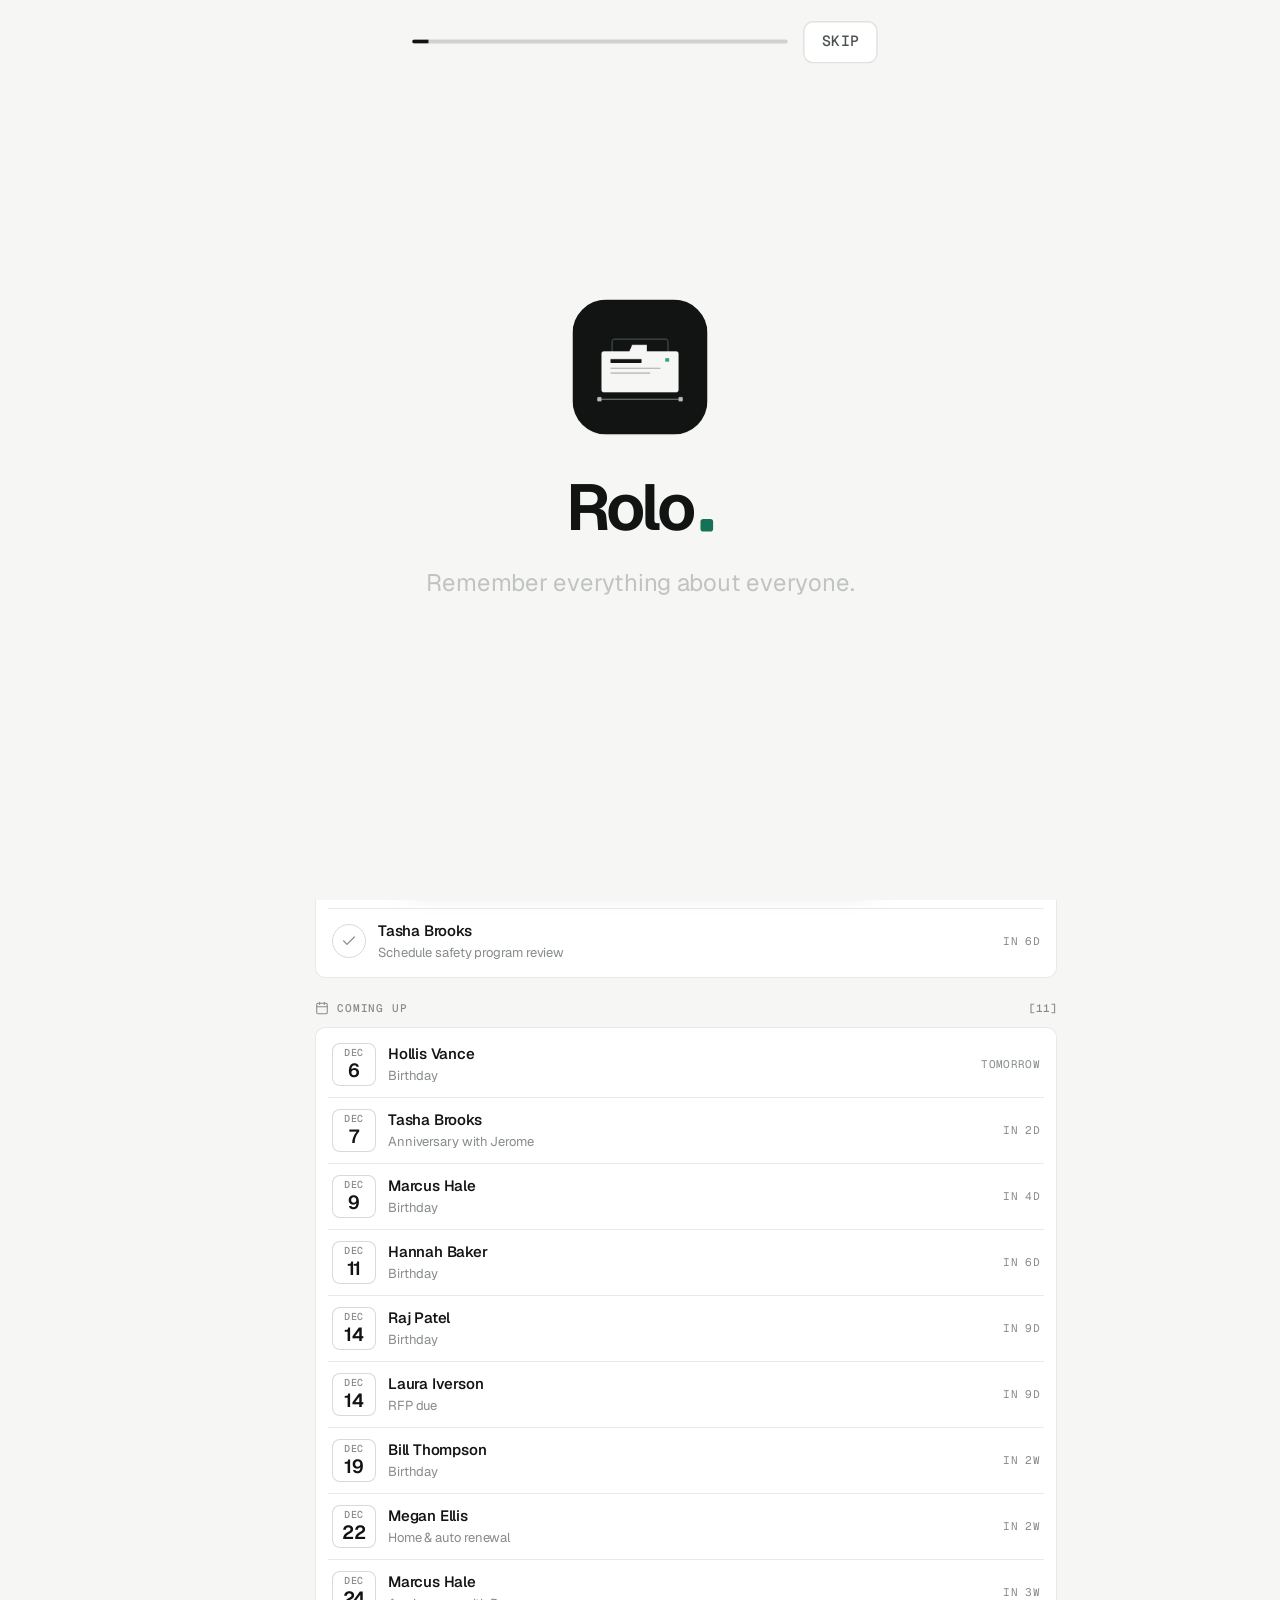
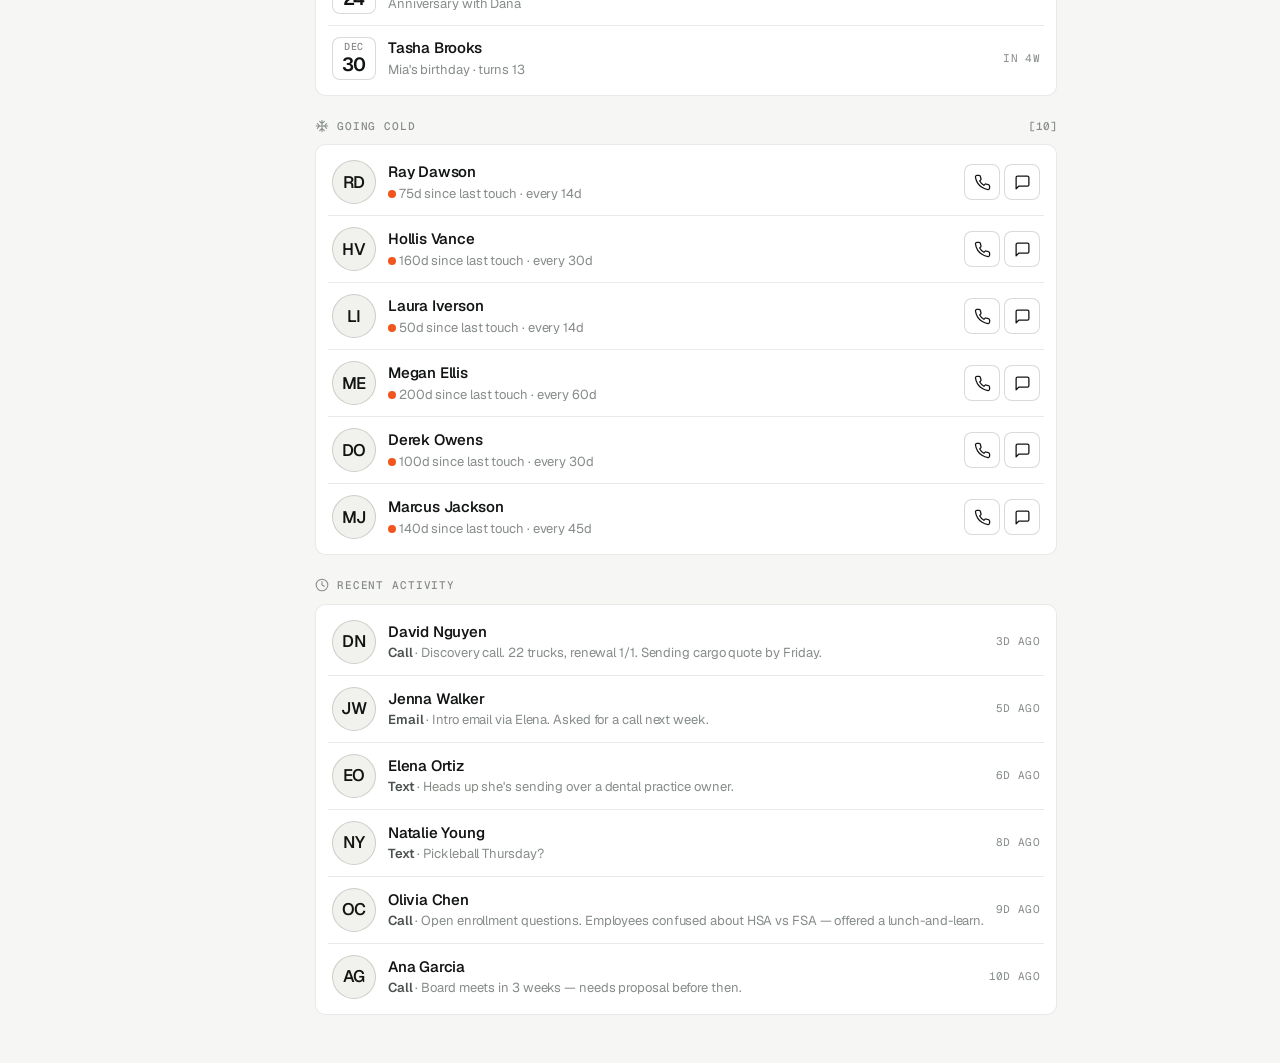
<file: index.html>
<!doctype html>
<html lang="en" data-theme="light">
<head>
  <meta charset="utf-8">
  <meta name="viewport" content="width=device-width, initial-scale=1, viewport-fit=cover">
  <title>Rolo</title>
  <meta name="description" content="Rolo — a modern rolodex for people who live on relationships.">
  <meta name="theme-color" content="#F6F7F4">
  <script>/* set theme before paint to avoid a flash */try{var t=(JSON.parse(localStorage.getItem('rolo-theme')||'"system"'));if(t==='system')t=matchMedia('(prefers-color-scheme: dark)').matches?'dark':'light';document.documentElement.dataset.theme=t;}catch(e){}</script>
  <meta name="apple-mobile-web-app-capable" content="yes">
  <meta name="mobile-web-app-capable" content="yes">
  <meta name="apple-mobile-web-app-status-bar-style" content="default">
  <meta name="apple-mobile-web-app-title" content="Rolo">
  <link rel="manifest" href="manifest.webmanifest">
  <link rel="icon" href="icons/icon.svg" type="image/svg+xml">
  <link rel="icon" href="icons/icon-32.png" sizes="32x32">
  <link rel="apple-touch-icon" href="icons/icon-180.png">
  <link rel="preload" href="fonts/geist-latin-wght-normal.woff2" as="font" type="font/woff2" crossorigin>
  <link rel="preload" href="fonts/geist-mono-latin-wght-normal.woff2" as="font" type="font/woff2" crossorigin>
  <link rel="stylesheet" href="styles.css">
</head>
<body>
  <div id="app" class="app">
    <nav class="nav" id="nav" aria-label="Main"></nav>
    <main class="main" id="main" tabindex="-1"></main>
  </div>
  <div id="sheet-root"></div>
  <div id="toast-root" aria-live="polite"></div>
  <div id="lock-root"></div>
  <div id="print-root" aria-hidden="true"></div>
  <noscript><p style="padding:2rem;color:#fff">Rolo needs JavaScript turned on.</p></noscript>

  <script src="js/util.js"></script>
  <script src="js/icons.js"></script>
  <script src="js/db.js"></script>
  <script src="js/model.js"></script>
  <script src="js/sample.js"></script>
  <script src="js/rolodex.js"></script>
  <script src="js/views.js"></script>
  <script src="js/record.js"></script>
  <script src="js/editor.js"></script>
  <script src="js/intake.js"></script>
  <script src="js/share.js"></script>
  <script src="js/importer.js"></script>
  <script src="js/intro.js"></script>
  <script src="js/settings.js"></script>
  <script src="js/app.js"></script>
</body>
</html>
</file>
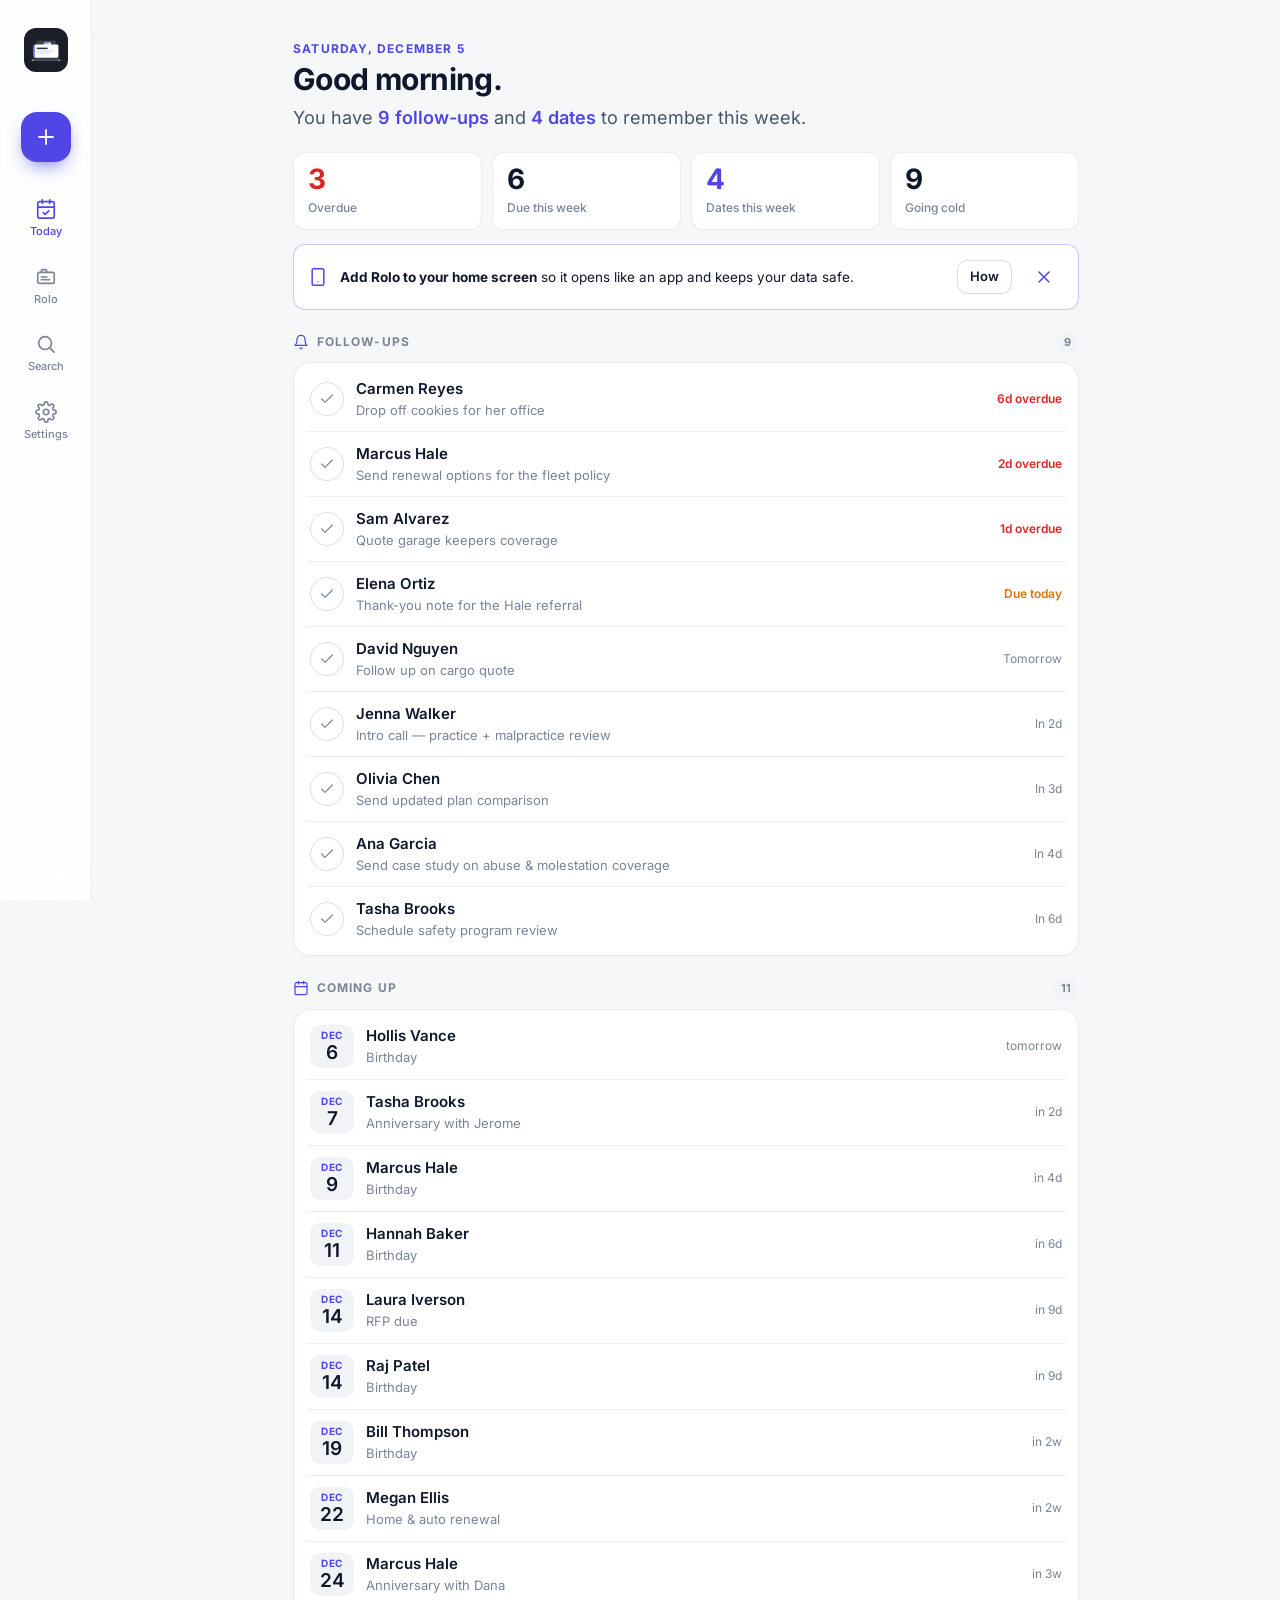
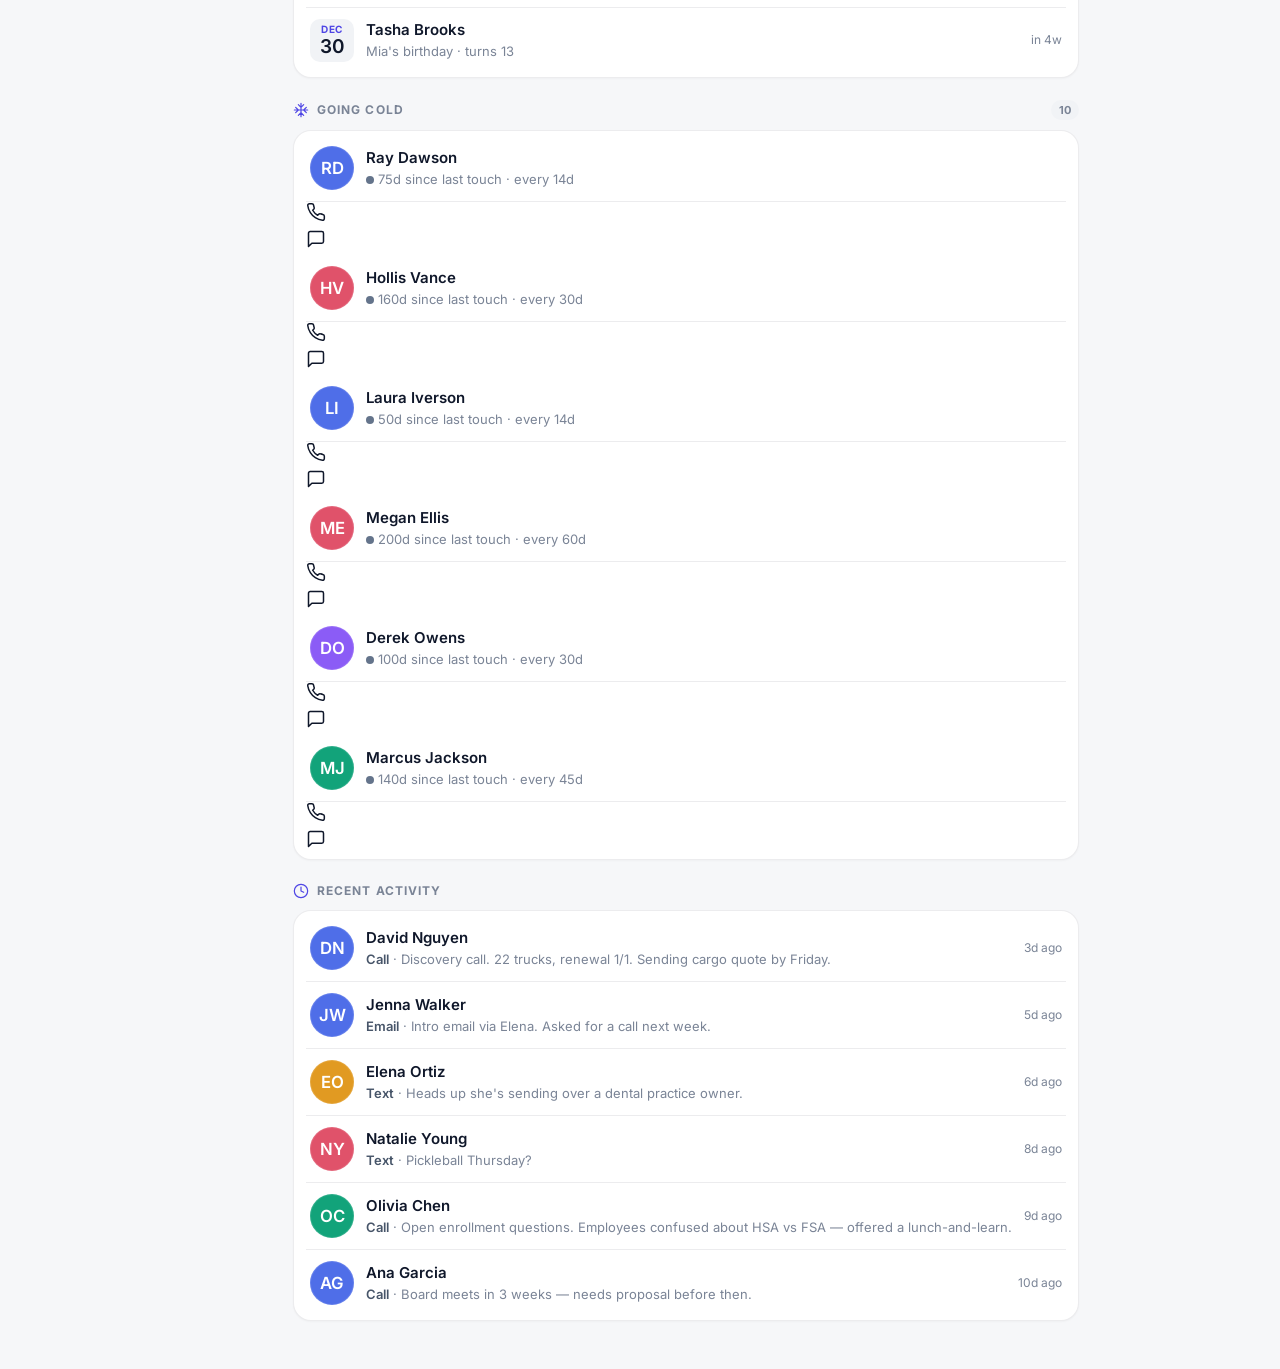
<file: rolo-v1.1/index.html>
<!doctype html>
<html lang="en" data-theme="light">
<head>
  <meta charset="utf-8">
  <meta name="viewport" content="width=device-width, initial-scale=1, viewport-fit=cover">
  <title>Rolo</title>
  <meta name="description" content="Rolo — a modern rolodex for people who live on relationships.">
  <meta name="theme-color" content="#F6F7F9">
  <script>/* set theme before paint to avoid a flash */try{var t=(JSON.parse(localStorage.getItem('rolo-theme')||'"system"'));if(t==='system')t=matchMedia('(prefers-color-scheme: dark)').matches?'dark':'light';document.documentElement.dataset.theme=t;}catch(e){}</script>
  <meta name="apple-mobile-web-app-capable" content="yes">
  <meta name="mobile-web-app-capable" content="yes">
  <meta name="apple-mobile-web-app-status-bar-style" content="default">
  <meta name="apple-mobile-web-app-title" content="Rolo">
  <link rel="manifest" href="manifest.webmanifest">
  <link rel="icon" href="icons/icon.svg" type="image/svg+xml">
  <link rel="icon" href="icons/icon-32.png" sizes="32x32">
  <link rel="apple-touch-icon" href="icons/icon-180.png">
  <link rel="preload" href="fonts/inter-latin-wght-normal.woff2" as="font" type="font/woff2" crossorigin>
  <link rel="stylesheet" href="styles.css">
</head>
<body>
  <div id="app" class="app">
    <nav class="nav" id="nav" aria-label="Main"></nav>
    <main class="main" id="main" tabindex="-1"></main>
  </div>
  <div id="sheet-root"></div>
  <div id="toast-root" aria-live="polite"></div>
  <div id="lock-root"></div>
  <div id="print-root" aria-hidden="true"></div>
  <noscript><p style="padding:2rem;color:#fff">Rolo needs JavaScript turned on.</p></noscript>

  <script src="js/util.js"></script>
  <script src="js/icons.js"></script>
  <script src="js/db.js"></script>
  <script src="js/model.js"></script>
  <script src="js/sample.js"></script>
  <script src="js/rolodex.js"></script>
  <script src="js/views.js"></script>
  <script src="js/record.js"></script>
  <script src="js/editor.js"></script>
  <script src="js/share.js"></script>
  <script src="js/importer.js"></script>
  <script src="js/settings.js"></script>
  <script src="js/app.js"></script>
</body>
</html>
</file>
<file: styles.css>
/* =========================================================
   Rolo — styles (mobile first)
   Look: "field instrument" — warm off-white canvas, hairline rules, Geist + Geist Mono labels,
   ink-black primary actions, one green/teal accent, orange only for signals.
   html[data-theme] is set by settings.js (system/light/dark).
   ========================================================= */

@font-face { font-family: 'Geist'; src: url('fonts/geist-latin-wght-normal.woff2') format('woff2'); font-weight: 100 900; font-display: swap; }
@font-face { font-family: 'Geist Mono'; src: url('fonts/geist-mono-latin-wght-normal.woff2') format('woff2'); font-weight: 100 900; font-display: swap; }

:root {
  --font-ui: 'Geist', system-ui, -apple-system, 'Segoe UI', Roboto, sans-serif;
  --font-display: 'Geist', system-ui, -apple-system, 'Segoe UI', Roboto, sans-serif;
  --font-mono: 'Geist Mono', ui-monospace, 'SF Mono', Menlo, monospace;
  --r-sm: 6px; --r-md: 8px; --r-lg: 10px; --r-xl: 14px;
  --nav-h: 64px;
  --safe-b: env(safe-area-inset-bottom, 0px);
  --safe-t: env(safe-area-inset-top, 0px);
  --ease: cubic-bezier(.2, .8, .2, 1);
}

/* ---------- Themes ---------- */
:root, [data-theme="light"] {
  color-scheme: light;
  --bg: #F6F7F4; --bg-2: #FBFCFA; --surface: #FFFFFF; --surface-2: #F1F2EE; --surface-3: #E6E8E3;
  --line: rgba(17, 20, 18, .09); --line-2: rgba(17, 20, 18, .16);
  --ink: #111412; --ink-2: #4B514D; --ink-3: #868C88;
  --accent: #157257; --accent-2: #0F5E47; --accent-fill: #111412; --accent-ink: #FFFFFF; --accent-soft: rgba(21, 114, 87, .09);
  --signal: #F0561D; --signal-soft: rgba(240, 86, 29, .10);
  --paper: #FFFFFF; --paper-2: #EEF0EB; --paper-edge: rgba(17, 20, 18, .11); --paper-ink: #111412; --paper-ink-2: #4B514D; --paper-ink-3: #8A908C; --paper-line: rgba(17, 20, 18, .10);
  --danger: #D9481A; --ok: #157257; --warn: #C9771A;
  --hot: #157257; --warm: #4B514D; --cooling: #9AA09C; --cold: #F0561D;
  --shadow-card: 0 1px 0 rgba(17, 20, 18, .02);
  --rail-a: #B9BEB8; --rail-b: #E6E8E3;
  --dot: rgba(17, 20, 18, .14);
  --scrim: rgba(17, 20, 18, .28);
  --glow: none;
  --slot: #DADDD7;
  --theme-color: #F6F7F4;
}
[data-theme="dark"] {
  color-scheme: dark;
  --bg: #0F1211; --bg-2: #131716; --surface: #171B1A; --surface-2: #1E2321; --surface-3: #2A302D;
  --line: rgba(236, 240, 237, .08); --line-2: rgba(236, 240, 237, .15);
  --ink: #ECF0ED; --ink-2: #A9B1AC; --ink-3: #6F7873;
  --accent: #5FCBAA; --accent-2: #44B293; --accent-fill: #ECF0ED; --accent-ink: #0F1211; --accent-soft: rgba(95, 203, 170, .12);
  --signal: #FF7A45; --signal-soft: rgba(255, 122, 69, .13);
  --paper: #171B1A; --paper-2: #131716; --paper-edge: rgba(236, 240, 237, .10); --paper-ink: #ECF0ED; --paper-ink-2: #A9B1AC; --paper-ink-3: #727B76; --paper-line: rgba(236, 240, 237, .10);
  --danger: #FF7A45; --ok: #5FCBAA; --warn: #E8A64A;
  --hot: #5FCBAA; --warm: #A9B1AC; --cooling: #5E6762; --cold: #FF7A45;
  --shadow-card: 0 0 0 rgba(0, 0, 0, 0);
  --rail-a: #2A302D; --rail-b: #4A524E;
  --dot: rgba(236, 240, 237, .13);
  --scrim: rgba(0, 0, 0, .6);
  --glow: none;
  --slot: #0F1211;
  --theme-color: #0F1211;
}

/* ---------- Base ---------- */
*, *::before, *::after { box-sizing: border-box; }
html { -webkit-text-size-adjust: 100%; background: var(--bg); }
body {
  margin: 0; min-height: 100dvh; background: var(--bg); background-image: var(--glow); background-attachment: fixed;
  color: var(--ink); font: 15px/1.5 var(--font-ui); -webkit-font-smoothing: antialiased; overflow-x: hidden;
  -webkit-tap-highlight-color: transparent;
}
body.has-sheet { overflow: hidden; }
a { color: inherit; }
button { font: inherit; color: inherit; cursor: pointer; }
input, select, textarea { font: inherit; color: inherit; }
img { max-width: 100%; display: block; }
h1, h2, h3, h4 { margin: 0; font-weight: 600; letter-spacing: -.01em; }
p { margin: 0; }
mark { background: var(--accent-soft); color: var(--accent); border-radius: 3px; padding: 0 2px; }
.ic { width: 20px; height: 20px; flex: none; }
.sr-only { position: absolute; width: 1px; height: 1px; overflow: hidden; clip: rect(0 0 0 0); white-space: nowrap; }
:focus-visible { outline: 2px solid var(--accent); outline-offset: 2px; border-radius: 6px; }
.muted { color: var(--ink-3); }
.serif { font-family: var(--font-display); }
.tnum { font-variant-numeric: tabular-nums; }

/* ---------- App shell ---------- */
.app { min-height: 100dvh; }
.main { padding: calc(var(--safe-t) + 8px) 16px calc(var(--nav-h) + var(--safe-b) + 28px); max-width: 760px; margin: 0 auto; outline: none; }
.main.full { max-width: none; padding-left: 0; padding-right: 0; }

.nav {
  position: fixed; z-index: 40; left: 0; right: 0; bottom: 0; height: calc(var(--nav-h) + var(--safe-b)); padding-bottom: var(--safe-b);
  display: grid; grid-template-columns: repeat(5, 1fr); align-items: center;
  background: color-mix(in srgb, var(--bg-2) 88%, transparent); backdrop-filter: blur(16px) saturate(140%); -webkit-backdrop-filter: blur(16px) saturate(140%);
  border-top: 1px solid var(--line);
}
.nav a { display: flex; flex-direction: column; align-items: center; gap: 3px; text-decoration: none; color: var(--ink-3); font-size: 11px; font-weight: 500; padding: 6px 0; }
.nav a .ic { width: 22px; height: 22px; }
.nav a.active { color: var(--accent); }
.nav .nav-add { justify-self: center; }
.nav .nav-add span.fab { width: 50px; height: 50px; border-radius: 16px; display: grid; place-items: center; background: var(--accent-fill); color: var(--accent-ink); box-shadow: 0 8px 20px -8px var(--accent-fill); margin-top: -18px; }
.nav .nav-add span.fab .ic { width: 24px; height: 24px; }
.nav .brand { display: none; }

@media (min-width: 960px) {
  .app { display: grid; grid-template-columns: 92px 1fr; }
  .nav { position: sticky; top: 0; height: 100dvh; grid-template-columns: 1fr; grid-auto-rows: min-content; align-content: start; gap: 6px; padding: 18px 0; border-top: 0; border-right: 1px solid var(--line); }
  .nav .brand { display: grid; place-items: center; margin-bottom: 14px; order: -2; }
  .nav .brand img { width: 44px; height: 44px; border-radius: 12px; }
  .nav a { padding: 10px 0; }
  .nav .nav-add { order: -1; margin-bottom: 10px; }
  .nav .nav-add span.fab { margin-top: 0; }
  .nav .nav-add .lbl { display: none; }
  .main { padding: 28px 32px 48px; max-width: 980px; }
}

/* ---------- Page header ---------- */
.page-head { display: flex; align-items: center; gap: 12px; padding: 10px 0 14px; }
.page-head h1 { font-family: var(--font-display); font-size: 28px; font-weight: 700; letter-spacing: -.03em; flex: 1; line-height: 1.1; }
.page-head .sub { color: var(--ink-3); font-size: 13px; margin-top: 2px; }
.wordmark { font-family: var(--font-display); font-weight: 800; font-size: 26px; letter-spacing: -.045em; display: flex; align-items: center; gap: 8px; }
.wordmark .dot { width: 8px; height: 8px; background: var(--accent); border-radius: 50%; display: inline-block; transform: translateY(6px); }

/* ---------- Buttons ---------- */
.btn { display: inline-flex; align-items: center; justify-content: center; gap: 8px; height: 44px; padding: 0 18px; border-radius: 12px; border: 1px solid var(--line-2); background: var(--surface); font-weight: 600; font-size: 14px; text-decoration: none; transition: transform .12s, background .15s; white-space: nowrap; }
.btn:active { transform: scale(.97); }
.btn.primary { background: var(--accent-fill); color: var(--accent-ink); border-color: transparent; }
.btn.ghost { background: transparent; }
.btn.danger { background: transparent; color: var(--danger); border-color: color-mix(in srgb, var(--danger) 40%, transparent); }
.btn.sm { height: 34px; padding: 0 12px; font-size: 13px; border-radius: 10px; }
.btn.block { width: 100%; }
.btn .ic { width: 18px; height: 18px; }
.icon-btn { width: 40px; height: 40px; display: inline-grid; place-items: center; border-radius: 12px; border: 1px solid transparent; background: transparent; color: var(--ink-2); flex: none; }
.icon-btn:hover { background: var(--surface); }
.icon-btn.solid { background: var(--surface); border-color: var(--line); }
.link-btn { background: none; border: 0; padding: 0; color: var(--accent); font-weight: 600; font-size: 13px; }
.row-btns { display: flex; gap: 10px; justify-content: flex-end; margin-top: 18px; }
.row-btns .btn { flex: 1; }

/* ---------- Chips ---------- */
.chips { display: flex; gap: 8px; flex-wrap: wrap; }
.chips.scroll { flex-wrap: nowrap; overflow-x: auto; scrollbar-width: none; margin: 0 -16px; padding: 2px 16px; }
.chips.scroll::-webkit-scrollbar { display: none; }
.chip { display: inline-flex; align-items: center; gap: 6px; height: 32px; padding: 0 12px; border-radius: 999px; border: 1px solid var(--line-2); background: var(--surface); color: var(--ink-2); font-size: 13px; font-weight: 500; white-space: nowrap; }
.chip .sw { width: 8px; height: 8px; border-radius: 50%; }
.chip.on { background: var(--ink); color: var(--bg); border-color: var(--ink); }
.chip.sm { height: 24px; font-size: 12px; padding: 0 9px; }
.tag { display: inline-flex; align-items: center; height: 22px; padding: 0 8px; border-radius: 6px; font-size: 12px; font-weight: 500; background: var(--paper-line); color: var(--paper-ink-2); }
.gtag { display: inline-flex; align-items: center; gap: 5px; height: 22px; padding: 0 8px 0 7px; border-radius: 6px; font-size: 11.5px; font-weight: 600; letter-spacing: .01em; color: #fff; }

/* ---------- Avatars ---------- */
.avatar { --s: 44px; width: var(--s); height: var(--s); border-radius: 50%; flex: none; display: grid; place-items: center; font-family: var(--font-display); font-weight: 600; font-size: calc(var(--s) * .38); color: #fff; background: var(--c, #5e6a7d); overflow: hidden; box-shadow: inset 0 0 0 1px rgba(255,255,255,.12); }
.avatar img { width: 100%; height: 100%; object-fit: cover; }

/* ---------- Panels (dark surfaces) ---------- */
.panel { background: var(--surface); border: 1px solid var(--line); border-radius: var(--r-lg); padding: 16px; box-shadow: 0 1px 2px rgba(15,23,42,.03); }
.panel + .panel { margin-top: 12px; }
.section { margin-top: 22px; }
.section-head { display: flex; align-items: center; gap: 8px; margin-bottom: 10px; }
.section-head h2 { font-size: 12px; font-weight: 700; letter-spacing: .09em; text-transform: uppercase; color: var(--ink-3); flex: 1; display: flex; align-items: center; gap: 8px; }
.section-head h2 .ic { width: 16px; height: 16px; color: var(--accent); }
.count { font-size: 11px; font-weight: 700; color: var(--ink-3); background: var(--surface-2); border-radius: 999px; padding: 2px 8px; }
.empty { text-align: center; color: var(--ink-3); padding: 22px 12px; font-size: 14px; }
.empty .ic { width: 28px; height: 28px; margin: 0 auto 8px; opacity: .6; }

/* ---------- Paper (cream card stock) ---------- */
.paper { background: var(--paper); color: var(--paper-ink); border-radius: var(--r-lg); box-shadow: 0 0 0 1px var(--paper-edge), var(--shadow-card); }
.paper .muted { color: var(--paper-ink-3); }

/* ---------- Lists ---------- */
.rows { display: flex; flex-direction: column; }
.row { display: flex; align-items: center; gap: 12px; padding: 11px 4px; border-bottom: 1px solid var(--line); text-decoration: none; color: inherit; min-height: 60px; }
.row:last-child { border-bottom: 0; }
.row .main-col { flex: 1; min-width: 0; }
.row .t1 { font-weight: 600; font-size: 15px; white-space: nowrap; overflow: hidden; text-overflow: ellipsis; }
.row .t2 { font-size: 13px; color: var(--ink-3); white-space: nowrap; overflow: hidden; text-overflow: ellipsis; }
.row .t2 b { color: var(--ink-2); font-weight: 600; }
.row .side { text-align: right; font-size: 12px; color: var(--ink-3); flex: none; }
.row .quick { display: flex; gap: 4px; }
.row .quick a { width: 36px; height: 36px; border-radius: 10px; display: grid; place-items: center; color: var(--ink-2); background: var(--surface-2); }
.row .quick a .ic { width: 17px; height: 17px; }
.row.tap { cursor: pointer; }
.row.tap:active { background: var(--surface-2); }
.letter-head { position: sticky; top: 0; z-index: 2; padding: 14px 4px 6px; font-family: var(--font-display); font-weight: 700; font-size: 18px; color: var(--accent); background: linear-gradient(var(--bg) 70%, transparent); }
.overdue { color: var(--danger) !important; font-weight: 600; }
.due-today { color: var(--warn) !important; font-weight: 600; }

/* ---------- Warmth meter ---------- */
.warmth { display: inline-flex; align-items: center; gap: 7px; font-size: 12px; font-weight: 600; }
.warmth .bars { display: inline-flex; gap: 2px; align-items: flex-end; }
.warmth .bars i { width: 4px; border-radius: 2px; background: currentColor; opacity: .22; }
.warmth .bars i:nth-child(1) { height: 6px; } .warmth .bars i:nth-child(2) { height: 9px; } .warmth .bars i:nth-child(3) { height: 12px; } .warmth .bars i:nth-child(4) { height: 15px; }
.warmth .bars i.on { opacity: 1; }
.warmth.hot { color: var(--hot); } .warmth.warm { color: var(--warm); } .warmth.cooling { color: var(--cooling); } .warmth.cold { color: var(--cold); } .warmth.new { color: var(--ink-3); }
.wdot { width: 8px; height: 8px; border-radius: 50%; display: inline-block; flex: none; }
.wdot.hot { background: var(--hot); } .wdot.warm { background: var(--warm); } .wdot.cooling { background: var(--cooling); } .wdot.cold { background: var(--cold); } .wdot.new { background: var(--ink-3); }

/* ---------- Today ---------- */
.hello { padding: 12px 0 4px; }
.hello .date { font-size: 12px; font-weight: 700; letter-spacing: .1em; text-transform: uppercase; color: var(--accent); }
.hello h1 { font-family: var(--font-display); font-size: 30px; font-weight: 700; letter-spacing: -.035em; letter-spacing: -.02em; line-height: 1.15; margin-top: 4px; }
.hello h1 em { font-style: normal; font-weight: 600; color: var(--accent); }
.hello .line { display: block; font-size: 18px; line-height: 1.4; color: var(--ink-2); font-weight: 400; margin-top: 8px; letter-spacing: 0; }
.stats { display: grid; grid-template-columns: repeat(2, 1fr); gap: 10px; margin-top: 18px; }
.stat { background: var(--surface); border: 1px solid var(--line); border-radius: var(--r-md); padding: 12px 14px; text-decoration: none; display: block; }
.stat .n { font-family: var(--font-display); font-size: 28px; font-weight: 700; letter-spacing: -.03em; line-height: 1; }
.stat .l { font-size: 12px; color: var(--ink-3); margin-top: 6px; font-weight: 500; }
.stat.alert .n { color: var(--danger); }
.stat.gold .n { color: var(--accent); }
@media (min-width: 600px) { .stats { grid-template-columns: repeat(4, 1fr); } }
.banner { display: flex; gap: 12px; align-items: center; padding: 12px 14px; border-radius: var(--r-md); background: var(--surface); border: 1px solid color-mix(in srgb, var(--accent) 30%, transparent); font-size: 13.5px; margin-top: 14px; }
.banner .ic { color: var(--accent); }
.banner p { flex: 1; }
.date-badge { width: 44px; flex: none; text-align: center; border-radius: 10px; background: var(--surface-2); padding: 5px 0 6px; line-height: 1; }
.date-badge .m { font-size: 10px; font-weight: 700; letter-spacing: .08em; text-transform: uppercase; color: var(--accent); }
.date-badge .d { font-family: var(--font-display); font-size: 19px; font-weight: 600; margin-top: 3px; }
.check-btn { width: 34px; height: 34px; border-radius: 50%; border: 1.5px solid var(--line-2); background: transparent; display: grid; place-items: center; color: var(--ink-3); flex: none; }
.check-btn:hover { border-color: var(--ok); color: var(--ok); }
.check-btn .ic { width: 16px; height: 16px; }

/* ---------- Rolodex wheel ---------- */
.rolo-top { display: flex; align-items: center; gap: 10px; padding: 8px 0 10px; }
.rolo-top .wordmark { flex: 1; }
.seg { display: inline-flex; background: var(--surface); border: 1px solid var(--line); border-radius: 11px; padding: 3px; }
.seg button { height: 32px; padding: 0 10px; border-radius: 8px; border: 0; background: transparent; color: var(--ink-3); display: inline-flex; align-items: center; gap: 6px; font-size: 13px; font-weight: 600; }
.seg button .ic { width: 17px; height: 17px; }
.seg button.on { background: var(--surface-3); color: var(--ink); }

.rolo { position: relative; display: grid; grid-template-columns: 1fr 26px; gap: 4px; margin-top: 4px; user-select: none; -webkit-user-select: none; }
.rolo-stage { position: relative; height: clamp(300px, 47dvh, 470px); perspective: 1100px; perspective-origin: 50% 8%; touch-action: none; overflow: hidden; outline: none; cursor: grab; }
.rolo-stage:active { cursor: grabbing; }
.rolo-stage::before { /* desk shadow */
  content: ''; position: absolute; left: 6%; right: 6%; bottom: 10%; height: 50px; border-radius: 50%;
  background: radial-gradient(closest-side, rgba(0,0,0,.28), transparent); filter: blur(10px);
}
.rolo-rail { position: absolute; left: 50%; bottom: calc(16% - 3px); width: min(92%, 420px); height: 8px; transform: translateX(-50%); border-radius: 6px;
  background: linear-gradient(90deg, var(--rail-a), var(--rail-b) 50%, var(--rail-a)); box-shadow: 0 2px 6px rgba(0,0,0,.18); z-index: 500; pointer-events: none; }
.rolo-rail::before, .rolo-rail::after { content: ''; position: absolute; top: -6px; width: 20px; height: 20px; border-radius: 50%; background: radial-gradient(circle at 35% 35%, var(--rail-b), var(--rail-a)); box-shadow: 0 2px 5px rgba(0,0,0,.25); }
.rolo-rail::before { left: -12px; } .rolo-rail::after { right: -12px; }
.rolo-card {
  --w: min(86vw, 380px); --h: calc(var(--w) * .6);
  position: absolute; left: 50%; bottom: 16%; width: var(--w); height: var(--h); margin-left: calc(var(--w) / -2);
  transform-origin: 50% 100%; transform-style: preserve-3d; will-change: transform;
}
.rolo-card .face { opacity: var(--op, 1); position: absolute; inset: 0; backface-visibility: hidden; -webkit-backface-visibility: hidden; border-radius: 14px; }
.rolo-card .face.back { transform: rotateX(180deg); background: var(--paper-2); box-shadow: 0 0 0 1px var(--paper-edge); }
.rolo-card .face.front { padding: 16px 18px 14px; display: flex; flex-direction: column; overflow: visible; }
.rolo-card .shade { position: absolute; inset: 0; border-radius: 14px; background: #000; opacity: 0; pointer-events: none; backface-visibility: hidden; -webkit-backface-visibility: hidden; }
/* card slots like the real thing */
.rolo-card .face.front::after { content: ''; position: absolute; bottom: 9px; left: 50%; width: 46%; height: 8px; transform: translateX(-50%);
  background: radial-gradient(circle at 6px 4px, var(--slot) 3px, transparent 3.5px) left/12px 8px no-repeat, radial-gradient(circle at 6px 4px, var(--slot) 3px, transparent 3.5px) right/12px 8px no-repeat; }
.rc-head { display: flex; gap: 12px; align-items: flex-start; }
.rc-name { font-family: var(--font-display); font-size: 22px; font-weight: 650; line-height: 1.15; letter-spacing: -.025em; }
.rc-name .last { font-weight: 750; }
.rc-name .last { font-weight: 700; }
.rc-role { font-size: 13px; color: var(--paper-ink-2); margin-top: 3px; line-height: 1.3; }
.rc-lines { margin-top: auto; display: grid; gap: 3px; font-size: 13.5px; padding-bottom: 12px; }
.rc-lines div { display: flex; align-items: center; gap: 8px; white-space: nowrap; overflow: hidden; text-overflow: ellipsis; }
.rc-lines .ic { width: 15px; height: 15px; color: var(--paper-ink-3); }
.rc-corner { position: absolute; right: 16px; top: 14px; display: flex; gap: 6px; align-items: center; }
.rc-rule { height: 1px; background: repeating-linear-gradient(90deg, var(--paper-line) 0 6px, transparent 6px 10px); margin: 10px 0 8px; }
/* divider tab cards */
.rolo-card.divider .face.front { background: transparent; box-shadow: none; padding: 0; }
.rolo-card.divider .tabcard { position: absolute; inset: 0; border-radius: 14px; background: var(--tab); box-shadow: inset 0 0 0 1px rgba(0,0,0,.08), var(--shadow-card); }
.rolo-card.divider .tab { position: absolute; top: -30px; height: 34px; width: 58px; border-radius: 10px 10px 0 0; background: var(--tab);
  display: grid; place-items: center; font-family: var(--font-display); font-size: 18px; font-weight: 700; color: #fff; }
.rolo-card.divider .big { position: absolute; left: 22px; bottom: 26px; font-family: var(--font-display); font-weight: 800; font-size: 72px; line-height: 1; letter-spacing: -.04em; color: rgba(255,255,255,.22); }
.rolo-card.divider .cnt { position: absolute; right: 20px; bottom: 26px; color: rgba(255,255,255,.7); font-size: 13px; font-weight: 600; }
.rolo-meta { display: flex; margin-top: 2px !important; align-items: center; justify-content: space-between; gap: 10px; color: var(--ink-3); font-size: 12.5px; padding: 0 2px; margin-top: -4px; }
.rolo-meta .hint { display: flex; gap: 6px; align-items: center; }
.rolo-meta .ic { width: 15px; height: 15px; }
.rolo-front-actions { display: flex; gap: 8px; justify-content: center; margin-top: 12px; }
.rolo-front-actions .btn { height: 42px; }

.az { display: flex; flex-direction: column; justify-content: space-between; align-items: center; padding: 4px 0; height: clamp(300px, 47dvh, 470px); touch-action: none; }
.az button { border: 0; background: none; font-size: 10.5px; font-weight: 700; color: var(--ink-3); padding: 0; width: 26px; flex: 1; line-height: 1; display: grid; place-items: center; }
.az button.has { color: var(--ink-2); }
.az button.cur { color: var(--accent-ink); background: var(--accent-fill); border-radius: 6px; max-height: 20px; }
.az button:disabled { opacity: .3; }

/* ---------- Search ---------- */
.searchbar { position: sticky; top: 0; z-index: 5; padding: 8px 0 10px; background: linear-gradient(var(--bg) 80%, transparent); }
.searchbox { display: flex; align-items: center; gap: 10px; height: 50px; padding: 0 14px; border-radius: 14px; background: var(--surface); border: 1px solid var(--line-2); }
.searchbox .ic { color: var(--ink-3); }
.searchbox input { flex: 1; border: 0; background: transparent; outline: none; font-size: 16px; min-width: 0; }
.searchbox input::placeholder { color: var(--ink-3); }
.searchbox kbd { font: 600 11px var(--font-ui); color: var(--ink-3); border: 1px solid var(--line-2); border-radius: 6px; padding: 2px 6px; }
.snip { font-size: 12.5px; color: var(--ink-3); margin-top: 2px; white-space: nowrap; overflow: hidden; text-overflow: ellipsis; }
.snip b { color: var(--ink-2); font-weight: 600; }
.suggest { display: flex; flex-wrap: wrap; gap: 8px; }

/* ---------- Record page ---------- */
.rec-top { position: sticky; top: 0; z-index: 10; display: flex; align-items: center; gap: 4px; padding: calc(var(--safe-t) + 6px) 0 6px; margin: calc(-8px - var(--safe-t)) -6px 0; background: linear-gradient(var(--bg) 70%, transparent); }
.rec-top .sp { flex: 1; }
.rec-hero { position: relative; padding: 20px 18px 18px; margin-top: 4px; }
.rec-hero .top { display: flex; gap: 14px; align-items: center; }
.rec-hero .avatar { --s: 74px; cursor: pointer; }
.rec-hero h1 { font-family: var(--font-display); font-size: 26px; font-weight: 700; line-height: 1.12; letter-spacing: -.03em; }
.rec-hero .nick { font-family: var(--font-display); font-weight: 400; color: var(--paper-ink-2); font-size: 18px; }
.rec-hero .role { color: var(--paper-ink-2); font-size: 14px; margin-top: 4px; }
.rec-hero .meta { display: flex; flex-wrap: wrap; gap: 6px 10px; align-items: center; margin-top: 14px; padding-top: 12px; border-top: 1px dashed var(--paper-line); font-size: 12.5px; color: var(--paper-ink-2); }
.rec-hero .meta .ic { width: 15px; height: 15px; }
.rec-hero .meta span { display: inline-flex; align-items: center; gap: 5px; }
.fav { color: var(--paper-ink-3); }
.fav.on { color: #F5A524; }
.fav.on .ic { fill: currentColor; }

.actions { display: grid; grid-template-columns: repeat(5, 1fr); gap: 8px; margin-top: 14px; }
.action { display: flex; flex-direction: column; align-items: center; gap: 6px; padding: 12px 0 10px; border-radius: 14px; background: var(--surface); border: 1px solid var(--line); text-decoration: none; font-size: 12px; font-weight: 600; color: var(--ink-2); }
.action .ic { width: 22px; height: 22px; color: var(--accent); }
.action.primary { background: var(--accent-fill); color: var(--accent-ink); border-color: transparent; }
.action.primary .ic { color: var(--accent-ink); }
.action.off { opacity: .35; pointer-events: none; }
.action:active { transform: scale(.96); }

.contact-lines { margin-top: 12px; }
.cline { display: flex; align-items: center; gap: 12px; padding: 10px 2px; border-bottom: 1px solid var(--line); }
.cline:last-child { border-bottom: 0; }
.cline .k { font-size: 11px; font-weight: 700; letter-spacing: .06em; text-transform: uppercase; color: var(--ink-3); width: 64px; flex: none; }
.cline .v { flex: 1; min-width: 0; font-size: 15px; font-weight: 500; overflow-wrap: anywhere; }
.cline .v a { text-decoration: none; }
.cline .v small { display: block; color: var(--ink-3); font-size: 12px; font-weight: 400; }
.cline .acts { display: flex; gap: 2px; }
.cline .acts .icon-btn { width: 36px; height: 36px; }
.cline .acts .ic { width: 18px; height: 18px; }

.brief { position: relative; padding: 16px; border-radius: var(--r-lg); background: var(--surface); border: 1px solid var(--line); margin-top: 14px; overflow: hidden; }

.brief h3 { font-size: 12px; font-weight: 700; letter-spacing: .1em; text-transform: uppercase; color: var(--accent); display: flex; align-items: center; gap: 8px; }
.brief h3 .ic { width: 16px; height: 16px; }
.brief ul { list-style: none; margin: 10px 0 0; padding: 0; display: grid; gap: 8px; }
.brief li { display: flex; gap: 10px; font-size: 14px; line-height: 1.45; }
.brief li .ic { width: 16px; height: 16px; margin-top: 2px; color: var(--accent); }
.brief li b { font-weight: 600; }

.nextstep { display: flex; gap: 12px; align-items: center; }
.nextstep .txt { flex: 1; min-width: 0; }
.nextstep .txt .t { font-weight: 600; }
.nextstep .txt .d { font-size: 12.5px; color: var(--ink-3); margin-top: 2px; }

.pinned { display: grid; gap: 8px; }
.pinned .p { display: flex; gap: 10px; align-items: flex-start; padding: 10px 12px; border-radius: 12px; background: var(--surface-2); font-size: 14px; }
.pinned .p .ic { width: 16px; height: 16px; color: var(--accent); margin-top: 2px; }

.timeline { position: relative; margin-top: 6px; }
.tl-item { position: relative; display: flex; gap: 12px; padding-bottom: 16px; }
.tl-item::before { content: ''; position: absolute; left: 17px; top: 36px; bottom: 0; width: 1.5px; background: var(--line-2); }
.tl-item:last-child::before { display: none; }
.tl-ic { width: 36px; height: 36px; border-radius: 50%; display: grid; place-items: center; background: var(--surface-2); color: var(--accent); flex: none; border: 1px solid var(--line); }
.tl-ic .ic { width: 16px; height: 16px; }
.tl-body { flex: 1; min-width: 0; padding-top: 2px; }
.tl-meta { font-size: 12px; color: var(--ink-3); display: flex; gap: 8px; align-items: center; }
.tl-meta b { color: var(--ink-2); font-weight: 600; }
.tl-note { font-size: 14.5px; margin-top: 3px; white-space: pre-wrap; overflow-wrap: anywhere; }
.tl-del { margin-left: auto; opacity: 0; transition: opacity .15s; }
.tl-item:hover .tl-del { opacity: 1; }
@media (hover: none) { .tl-del { opacity: .6; } }

.kv-grid { display: grid; gap: 10px; }
.kv { display: flex; gap: 10px; align-items: flex-start; }
.kv .ic { width: 18px; height: 18px; color: var(--accent); margin-top: 2px; }
.kv .k { font-size: 11px; font-weight: 700; letter-spacing: .06em; text-transform: uppercase; color: var(--ink-3); }
.kv .v { font-size: 15px; }
.family { display: grid; gap: 8px; }
.person { display: flex; align-items: center; gap: 12px; padding: 10px 12px; border-radius: 12px; background: var(--surface-2); }
.person .avatar { --s: 36px; font-size: 14px; }
.person .nm { font-weight: 600; flex: 1; }
.person .nm small { display: block; font-weight: 400; font-size: 12.5px; color: var(--ink-3); }
.age-pill { font-family: var(--font-display); font-weight: 600; font-size: 20px; line-height: 1; text-align: right; }
.age-pill small { display: block; font-family: var(--font-ui); font-size: 10px; font-weight: 700; letter-spacing: .08em; text-transform: uppercase; color: var(--ink-3); }
.pill-list { display: flex; flex-wrap: wrap; gap: 6px; }
.pill { padding: 6px 11px; border-radius: 999px; background: var(--surface-2); border: 1px solid var(--line); font-size: 13.5px; }

.photos { display: grid; grid-template-columns: repeat(3, 1fr); gap: 8px; }
.photo { position: relative; aspect-ratio: 1; border-radius: 12px; overflow: hidden; background: var(--surface-2); border: 0; padding: 0; }
.photo img { width: 100%; height: 100%; object-fit: cover; }
.photo .cap { position: absolute; left: 0; right: 0; bottom: 0; padding: 18px 8px 6px; font-size: 11.5px; color: #fff; text-align: left; background: linear-gradient(transparent, rgba(0,0,0,.7)); white-space: nowrap; overflow: hidden; text-overflow: ellipsis; }
.photo.add { display: grid; place-items: center; border: 1.5px dashed var(--line-2); background: transparent; color: var(--ink-3); font-size: 12px; }
.photo.add .ic { margin: 0 auto 4px; }
.viewer img { width: 100%; max-height: 62dvh; object-fit: contain; border-radius: 12px; background: #000; }

.rec-grid { display: block; }
@media (min-width: 1100px) {
  .rec-grid { display: grid; grid-template-columns: 1fr 1fr; gap: 0 18px; align-items: start; }
}

/* ---------- Quick intake ---------- */
.intake-btn { width: 100%; margin-top: 10px; height: 48px; justify-content: flex-start; padding: 0 14px; gap: 10px; }
.intake-btn .ic { color: var(--accent); }
.intake-btn small { margin-left: auto; font-weight: 500; color: var(--ink-3); font-size: 12.5px; }
.mic-wrap { display: flex; flex-direction: column; align-items: center; gap: 8px; margin: 4px 0 14px; }
.mic-btn { width: 76px; height: 76px; border-radius: 50%; border: 0; display: grid; place-items: center; background: var(--accent-fill); color: var(--accent-ink); box-shadow: 0 10px 24px -10px var(--accent-fill); transition: transform .15s; }
.mic-btn .ic { width: 30px; height: 30px; }
.mic-btn.on { animation: pulse 1.4s ease-in-out infinite; }
@keyframes pulse { 0%, 100% { box-shadow: 0 0 0 0 var(--accent-soft), 0 10px 24px -10px var(--accent-fill); } 50% { box-shadow: 0 0 0 14px var(--accent-soft), 0 10px 24px -10px var(--accent-fill); } }
.mic-state { font-size: 13px; font-weight: 600; color: var(--ink-2); }
.intake-list { display: grid; gap: 10px; }
.intake-item { border: 1px solid var(--line); border-radius: 14px; padding: 12px; background: var(--surface); }
.intake-head { display: flex; align-items: center; gap: 10px; font-size: 14px; cursor: pointer; }
.intake-head input { width: 19px; height: 19px; accent-color: var(--accent-fill); }
.intake-head .ic { width: 17px; height: 17px; color: var(--accent); }
.intake-body { margin-top: 10px; display: grid; gap: 6px; }
.intake-body .type-chips { margin-bottom: 4px; }
.intake-body .input { height: 42px; font-size: 15px; }
.intake-body textarea.input { height: auto; min-height: 76px; }
.intake-item:has([data-on]:not(:checked)) .intake-body { opacity: .4; pointer-events: none; }

/* ---------- Swipe to delete (list view) ---------- */
.swipe { position: relative; overflow: hidden; border-bottom: 1px solid var(--line); }
.swipe:last-child { border-bottom: 0; }
.swipe > .row { position: relative; z-index: 1; background: var(--bg); border-bottom: 0; touch-action: pan-y; transition: transform .22s var(--ease); }
.swipe.dragging > .row { transition: none; }
.swipe-del { position: absolute; top: 0; right: 0; bottom: 0; width: 96px; border: 0; background: var(--danger); color: #fff; font-weight: 700; font-size: 14px; display: flex; flex-direction: column; align-items: center; justify-content: center; gap: 3px; }
.swipe-del .ic { width: 20px; height: 20px; }
.rec-delete { display: flex; justify-content: center; margin: 26px 0 8px; }
.rec-delete .btn { color: var(--danger); border-color: var(--line-2); background: transparent; font-weight: 600; }

/* ---------- Desktop split (rolodex + record) ---------- */
.split { display: block; }
@media (min-width: 960px) {
  .main.split-mode { max-width: none; padding: 0; }
  .split { display: grid; grid-template-columns: minmax(420px, 1fr) minmax(460px, 640px); height: 100dvh; }
  .split > .pane-left { overflow: auto; padding: 24px 28px; border-right: 1px solid var(--line); }
  .split > .pane-right { overflow: auto; padding: 18px 28px 40px; }
  .split .rec-top .back-btn { display: none; }
  .pane-empty { height: 100%; display: grid; place-items: center; text-align: center; color: var(--ink-3); }
  .pane-empty .ic { width: 40px; height: 40px; margin: 0 auto 12px; opacity: .5; }
}

/* ---------- Forms ---------- */
.form-section { margin-top: 18px; }
.form-section > h3 { font-size: 12px; font-weight: 700; letter-spacing: .09em; text-transform: uppercase; color: var(--ink-3); margin: 0 0 10px; display: flex; align-items: center; gap: 8px; }
.form-section > h3 .ic { width: 16px; height: 16px; color: var(--accent); }
.grid2 { display: grid; grid-template-columns: 1fr 1fr; gap: 10px; }
.grid3 { display: grid; grid-template-columns: 2fr 1fr 1fr; gap: 10px; }
.field { display: flex; flex-direction: column; gap: 5px; margin-bottom: 10px; min-width: 0; }
.field > span { font-size: 12px; font-weight: 600; color: var(--ink-2); }
.field > small { font-size: 12px; color: var(--ink-3); }
.input, .field input, .field select, .field textarea, .repeat input, .repeat select {
  width: 100%; min-width: 0; height: 46px; padding: 0 12px; border-radius: 11px; border: 1px solid var(--line-2); background: var(--bg-2); outline: none; font-size: 16px; transition: border-color .15s;
}
.field textarea, textarea.input { height: auto; min-height: 92px; padding: 11px 12px; resize: vertical; line-height: 1.45; }
.input:focus, .field input:focus, .field select:focus, .field textarea:focus, .repeat input:focus, .repeat select:focus { border-color: var(--accent); }
select { appearance: none; -webkit-appearance: none; background-image: url("data:image/svg+xml,%3Csvg xmlns='http://www.w3.org/2000/svg' width='12' height='8' fill='none' stroke='%23888' stroke-width='1.8'%3E%3Cpath d='m1 1.5 5 5 5-5'/%3E%3C/svg%3E"); background-repeat: no-repeat; background-position: right 12px center; padding-right: 32px !important; }
.repeat { display: grid; gap: 8px; }
.repeat .r { display: grid; gap: 8px; align-items: center; grid-template-columns: 110px 1fr 40px; }
.repeat .r.kid { grid-template-columns: 1fr 74px 40px; }
.repeat .r.kid2 { grid-template-columns: 1fr 1fr; margin-top: -2px; }
.repeat .r.pet { grid-template-columns: 1fr 1fr 40px; }
.repeat .r.date { grid-template-columns: 1fr 140px 40px; }
.repeat .r.one { grid-template-columns: 1fr 40px; }
.repeat .r.gift { grid-template-columns: 130px 1fr 40px; }
.repeat .r.conn { grid-template-columns: 1fr 1fr 40px; }
.repeat .block { padding: 10px; border-radius: 12px; background: var(--surface); border: 1px solid var(--line); display: grid; gap: 8px; }
.add-row { display: inline-flex; align-items: center; gap: 6px; background: none; border: 0; color: var(--accent); font-weight: 600; font-size: 13.5px; padding: 6px 0; }
.add-row .ic { width: 16px; height: 16px; }
.md-input { display: grid; grid-template-columns: 1.3fr 1fr 1.1fr; gap: 8px; }
.toggle { display: flex; align-items: center; gap: 10px; font-size: 14px; }
.toggle input { width: 20px; height: 20px; accent-color: var(--accent); }
.pick-chips .chip { cursor: pointer; }
.pick-chips .chip.on { background: var(--c, var(--ink)); border-color: var(--c, var(--ink)); color: #fff; }
.photo-edit { display: flex; align-items: center; gap: 14px; }
.photo-edit .avatar { --s: 72px; }
.form-foot { position: sticky; bottom: calc(var(--nav-h) + var(--safe-b)); z-index: 5; display: flex; gap: 10px; padding: 12px 0; margin-top: 18px; background: linear-gradient(transparent, var(--bg) 30%); }
.form-foot .btn { flex: 1; }
@media (min-width: 960px) { .form-foot { bottom: 0; } }

/* ---------- Sheets ---------- */
.sheet-wrap { position: fixed; inset: 0; z-index: 100; display: flex; align-items: flex-end; justify-content: center; }
.sheet-scrim { position: absolute; inset: 0; background: var(--scrim); opacity: 0; transition: opacity .25s; backdrop-filter: blur(2px); }
.sheet { position: relative; width: 100%; max-width: 560px; max-height: 92dvh; display: flex; flex-direction: column; background: var(--bg); border: 1px solid var(--line-2); border-bottom: 0; border-radius: 22px 22px 0 0; transform: translateY(100%); transition: transform .3s var(--ease); padding-bottom: var(--safe-b); box-shadow: 0 -20px 50px -20px rgba(0,0,0,.6); }
.sheet-wrap.open .sheet-scrim { opacity: 1; }
.sheet-wrap.open .sheet { transform: none; }
.sheet-grip { width: 38px; height: 5px; border-radius: 3px; background: var(--line-2); margin: 8px auto 0; flex: none; }
.sheet-head { display: flex; align-items: center; padding: 8px 10px 4px 18px; flex: none; }
.sheet-head h2 { flex: 1; font-family: var(--font-display); font-size: 19px; font-weight: 700; letter-spacing: -.02em; }
.sheet-body { padding: 8px 18px 18px; overflow: auto; }
.sheet-wrap.center { align-items: center; padding: 16px; }
.sheet-wrap.center .sheet { border-radius: 20px; border-bottom: 1px solid var(--line-2); transform: scale(.94); opacity: 0; transition: transform .2s var(--ease), opacity .2s; max-width: 400px; }
.sheet-wrap.center.open .sheet { transform: none; opacity: 1; }
.sheet-wrap.center .sheet-grip { display: none; }
.confirm-msg { font-size: 16px; padding-top: 10px; }
@media (min-width: 700px) {
  .sheet-wrap { align-items: center; padding: 20px; }
  .sheet { border-radius: 22px; border-bottom: 1px solid var(--line-2); transform: translateY(30px) scale(.98); opacity: 0; transition: transform .25s var(--ease), opacity .2s; }
  .sheet-wrap.open .sheet { opacity: 1; }
  .sheet-grip { display: none; }
}
.type-chips { display: flex; gap: 8px; flex-wrap: wrap; margin-bottom: 12px; }
.type-chips .chip { cursor: pointer; }
.type-chips .chip.on { background: var(--accent-fill); color: var(--accent-ink); border-color: var(--accent-fill); }
.menu-list { display: grid; gap: 4px; }
.menu-item { display: flex; align-items: center; gap: 14px; padding: 13px 12px; border-radius: 12px; background: transparent; border: 0; text-align: left; width: 100%; text-decoration: none; }
.menu-item:hover { background: var(--surface); }
.menu-item .ic { color: var(--accent); width: 22px; height: 22px; }
.menu-item .tx { flex: 1; }
.menu-item .tx b { display: block; font-weight: 600; font-size: 15px; }
.menu-item .tx small { color: var(--ink-3); font-size: 12.5px; }
.menu-item[disabled] { opacity: .45; pointer-events: none; }

/* ---------- Toasts ---------- */
#toast-root { position: fixed; z-index: 200; left: 0; right: 0; bottom: calc(var(--nav-h) + var(--safe-b) + 12px); display: flex; flex-direction: column; align-items: center; gap: 8px; pointer-events: none; padding: 0 16px; }
.toast { pointer-events: auto; display: flex; align-items: center; gap: 14px; max-width: 480px; padding: 12px 14px 12px 16px; border-radius: 14px; background: var(--ink); color: var(--bg); font-size: 14px; font-weight: 500; box-shadow: 0 12px 30px -10px rgba(0,0,0,.6); transform: translateY(16px); opacity: 0; transition: all .25s var(--ease); }
.toast.show { transform: none; opacity: 1; }
.toast-btn.ghost { background: transparent !important; color: inherit !important; opacity: .75; padding: 7px 6px !important; }
.toast-btn { border: 0; background: var(--accent-fill); color: var(--accent-ink); font-weight: 700; font-size: 13px; padding: 7px 12px; border-radius: 9px; }
@media (min-width: 960px) { #toast-root { bottom: 24px; } }

/* ---------- Share card ---------- */
.share-preview { padding: 18px; margin-bottom: 14px; }
.share-preview .nm { font-family: var(--font-display); font-size: 22px; font-weight: 600; }
.share-preview .rl { color: var(--paper-ink-2); font-size: 13.5px; }
.share-preview .ln { font-size: 14px; margin-top: 3px; }
.include { display: flex; flex-wrap: wrap; gap: 8px; margin-bottom: 14px; }

/* ---------- Import ---------- */
.dropzone { border: 1.5px dashed var(--line-2); border-radius: var(--r-lg); padding: 22px; text-align: center; color: var(--ink-3); }
.map-table { width: 100%; border-collapse: collapse; font-size: 13.5px; }
.map-table td { padding: 6px 4px; border-bottom: 1px solid var(--line); vertical-align: middle; }
.map-table td:first-child { font-weight: 600; max-width: 130px; overflow: hidden; text-overflow: ellipsis; }
.map-table td small { display: block; color: var(--ink-3); font-weight: 400; white-space: nowrap; overflow: hidden; text-overflow: ellipsis; max-width: 130px; }
.map-table select { height: 38px; font-size: 14px; width: 100%; border-radius: 9px; border: 1px solid var(--line-2); background-color: var(--bg-2); padding: 0 10px; }
.imp-row { display: flex; align-items: center; gap: 12px; padding: 9px 2px; border-bottom: 1px solid var(--line); }
.imp-row input[type=checkbox] { width: 20px; height: 20px; accent-color: var(--accent); flex: none; }
.imp-row .t2 { font-size: 12.5px; color: var(--ink-3); }
.dup { font-size: 11px; font-weight: 700; color: var(--warn); }
.steps { counter-reset: s; list-style: none; padding: 0; margin: 10px 0 0; display: grid; gap: 8px; }
.steps li { counter-increment: s; display: flex; gap: 10px; font-size: 14px; }
.steps li::before { content: counter(s); width: 22px; height: 22px; flex: none; border-radius: 50%; background: var(--surface-3); display: grid; place-items: center; font-size: 12px; font-weight: 700; color: var(--accent); }

/* ---------- Settings ---------- */
.theme-pick { display: grid; grid-template-columns: repeat(3, 1fr); gap: 10px; }
.theme-opt { border: 1.5px solid var(--line-2); border-radius: 14px; padding: 8px; background: var(--surface); text-align: left; }
.theme-opt.on { border-color: var(--accent); box-shadow: 0 0 0 3px var(--accent-soft); }
.theme-opt .swatch { height: 58px; border-radius: 9px; position: relative; overflow: hidden; background: #F6F7F9; }
.theme-opt .swatch.dark { background: #1B1E26; }
.theme-opt .swatch.system { background: linear-gradient(135deg, #F6F7F9 50%, #1B1E26 50%); }
.theme-opt .swatch i { background: #fff; box-shadow: 0 0 0 1px rgba(15,23,42,.1); }
.theme-opt .swatch.dark i { background: #2A2F3B; box-shadow: none; }
.theme-opt .swatch.system i { background: linear-gradient(135deg, #fff 50%, #2A2F3B 50%); }
.theme-opt .swatch b { background: #4F46E5; }
.theme-opt .swatch.dark b { background: #3AAFA0; }
.theme-opt .nm { display: flex; align-items: center; gap: 6px; }
.theme-opt .nm .ic { width: 15px; height: 15px; color: var(--ink-3); }
.theme-opt .swatch i { position: absolute; right: 8px; bottom: 8px; width: 46%; height: 52%; border-radius: 5px; }
.theme-opt .swatch b { position: absolute; left: 8px; top: 8px; width: 14px; height: 14px; border-radius: 50%; }
.theme-opt .nm { font-size: 12.5px; font-weight: 600; margin-top: 7px; }
.group-row { display: flex; align-items: center; gap: 10px; padding: 8px 0; border-bottom: 1px solid var(--line); }
.group-row:last-child { border-bottom: 0; }
.group-row .sw { width: 14px; height: 14px; border-radius: 4px; flex: none; }
.group-row .nm { flex: 1; font-weight: 600; }
.group-row .nm small { display: block; font-weight: 400; color: var(--ink-3); font-size: 12px; }
.color-pick { display: flex; gap: 8px; flex-wrap: wrap; }
.color-pick button { width: 34px; height: 34px; border-radius: 10px; border: 2px solid transparent; }
.color-pick button.on { border-color: var(--ink); box-shadow: 0 0 0 2px var(--bg) inset; }
.settings-list .menu-item { background: var(--surface); border: 1px solid var(--line); margin-bottom: 8px; }
.ver { text-align: center; color: var(--ink-3); font-size: 12px; margin-top: 26px; }

/* ---------- Lock screen ---------- */
.lock { position: fixed; inset: 0; z-index: 700; display: grid; place-items: center; background: var(--bg); background-image: var(--glow); padding: 24px; }
.lock-inner { width: 100%; max-width: 320px; text-align: center; }
.lock-inner img { width: 64px; height: 64px; border-radius: 16px; margin: 0 auto 16px; }
.lock-inner h1 { font-family: var(--font-display); font-size: 24px; font-weight: 700; letter-spacing: -.02em; }
.pin-dots { display: flex; justify-content: center; gap: 14px; margin: 22px 0; }
.pin-dots i { width: 14px; height: 14px; border-radius: 50%; border: 1.5px solid var(--ink-3); }
.pin-dots i.on { background: var(--accent); border-color: var(--accent); }
.pin-dots.shake { animation: shake .35s; }
@keyframes shake { 25% { transform: translateX(-8px); } 50% { transform: translateX(8px); } 75% { transform: translateX(-4px); } }
.pinpad { display: grid; grid-template-columns: repeat(3, 1fr); gap: 12px; }
.pinpad button { height: 64px; border-radius: 50%; width: 64px; justify-self: center; border: 1px solid var(--line-2); background: var(--surface); font-size: 24px; font-weight: 500; }
.pinpad button:active { background: var(--surface-3); }
.pinpad button.blank { visibility: hidden; }
.pinpad button.icon { border: 0; background: none; color: var(--ink-3); }

/* ---------- Print ---------- */
#print-root { display: none; }
@media print {
  @page { size: letter; margin: .5in; }
  body { background: #fff !important; color: #000; }
  body > *:not(#print-root) { display: none !important; }
  #print-root { display: block !important; }
  .print-card { width: 4in; height: 2.25in; border: 1px solid #999; border-radius: 6px; padding: .18in .22in; position: relative; font-family: var(--font-ui); color: #111; page-break-inside: avoid; margin: 0 0 .25in; background: #fff; }
  .print-card .pn { font-family: var(--font-display); font-size: 17pt; font-weight: 700; line-height: 1.1; }
  .print-card .pr { font-size: 9.5pt; color: #444; margin-top: 2pt; }
  .print-card .pl { font-size: 9.5pt; margin-top: 8pt; line-height: 1.45; }
  .print-card .slots { position: absolute; bottom: .1in; left: 50%; transform: translateX(-50%); width: 1.6in; display: flex; justify-content: space-between; }
  .print-card .slots i { width: .3in; height: .12in; border: 1px dashed #aaa; border-radius: 1in; }
  .print-card .tabmark { position: absolute; top: .14in; right: .2in; font-family: var(--font-display); font-weight: 700; font-size: 14pt; color: #999; }
  .print-note { font-size: 9pt; color: #777; margin-bottom: .2in; }
}

/* ---------- Motion ---------- */
@media (prefers-reduced-motion: reduce) { *, *::before, *::after { transition-duration: .01ms !important; animation-duration: .01ms !important; } }
.fade-in { animation: fadeIn .28s var(--ease); }
@keyframes fadeIn { from { opacity: 0; transform: translateY(6px); } to { opacity: 1; transform: none; } }

@media (max-width: 520px) { .rolo-meta .hint { display: none; } .rolo-meta { justify-content: center; } }
@media (max-height: 740px) and (max-width: 520px) { .rolo-top { padding: 2px 0 6px; } .rolo-top .wordmark { font-size: 24px; } }

@media (min-width: 960px) {
  .split .rec-grid { display: block; }
  .split .rolo-stage, .split .az { height: clamp(380px, 58dvh, 560px); }
  .split .rolo-card { --w: min(40vw, 460px); }
  .split .rc-name { font-size: 27px; }
  .split .rc-lines { font-size: 14.5px; }
}

.desk-only { display: none; }
@media (min-width: 960px) { .desk-only { display: inline; } }

.theme-opt .swatch { border: 1px solid var(--line); }
.mode-pick { display: grid; grid-template-columns: repeat(3, 1fr); gap: 10px; }

/* ---------- Intro animation ---------- */
.intro { position: fixed; inset: 0; z-index: 600; background: var(--bg); opacity: 0; transition: opacity .3s; }
.intro.show { opacity: 1; }
.intro.recording, .intro.recording * { transition: none !important; }
.intro-stage { position: absolute; left: 50%; top: 50%; width: 360px; height: 640px; transform-origin: 50% 50%; overflow: hidden; background: var(--bg); color: var(--ink); font-family: var(--font-ui); user-select: none; -webkit-user-select: none; }
.ix-top { position: absolute; z-index: 20; top: 16px; left: 18px; right: 12px; display: flex; align-items: center; gap: 12px; }
.ix-bar { flex: 1; height: 3px; border-radius: 2px; background: var(--line-2); overflow: hidden; }
.ix-bar i { display: block; height: 100%; background: var(--accent-fill); transform-origin: 0 50%; transform: scaleX(0); }
.ix-skip { border: 0; background: var(--surface); color: var(--ink-2); font-size: 13px; font-weight: 600; padding: 6px 12px; border-radius: 999px; box-shadow: 0 0 0 1px var(--line); }
.intro.recording .ix-skip, .intro.recording .ix-replay { visibility: hidden; }
.intro.paused .ix-bar i { opacity: .4; }
.ix-scene { position: absolute; inset: 0; visibility: hidden; opacity: 0; }
.ix-ui { position: absolute; top: 52px; left: 0; right: 0; height: 384px; }
.ix-pad { padding: 0 18px; }
.ix-cap { position: absolute; left: 24px; right: 24px; top: 456px; opacity: 0; }
.ix-cap1 { font-size: 25px; font-weight: 750; letter-spacing: -.03em; line-height: 1.15; }
.ix-cap2 { font-size: 15.5px; color: var(--ink-2); margin-top: 8px; line-height: 1.45; }
.ix-touch { position: absolute; z-index: 30; left: 0; top: 0; width: 44px; height: 44px; border-radius: 50%; background: var(--ink); opacity: 0; pointer-events: none; }
.ix-av { width: 38px; height: 38px; flex: none; border-radius: 50%; color: #fff; display: grid; place-items: center; font-weight: 650; font-size: 14px; }
.ix-av.lg { width: 60px; height: 60px; font-size: 22px; }
.ix-t1 { font-weight: 650; font-size: 15px; }
.ix-t2 { font-size: 13px; color: var(--ink-3); margin-top: 1px; }
.ix-t2 b { color: var(--ink-2); font-weight: 600; }
.ix-scene .ic { width: 18px; height: 18px; }

/* logo */
.ix-logo, .ix-end { display: flex; flex-direction: column; align-items: center; justify-content: center; text-align: center; padding: 0 28px; }
.ix-logo img { width: 96px; height: 96px; border-radius: 24px; box-shadow: var(--shadow-card); }
.ix-word { font-size: 46px; font-weight: 800; letter-spacing: -.05em; margin-top: 18px; display: flex; align-items: center; gap: 6px; }
.ix-word .dot { width: 11px; height: 11px; border-radius: 50%; background: var(--accent-fill); transform: translateY(10px); }
.ix-tag { font-size: 17px; color: var(--ink-2); margin-top: 6px; }

/* rolodex */
.ix-wheel { position: absolute; left: 0; right: 30px; top: 0; height: 370px; perspective: 900px; perspective-origin: 50% 4%; }
.ix-card { position: absolute; left: 50%; bottom: 80px; width: 282px; height: 170px; margin-left: -141px; transform-origin: 50% 100%; transform-style: preserve-3d; }
.ix-card .face { position: absolute; inset: 0; border-radius: 14px; backface-visibility: hidden; -webkit-backface-visibility: hidden; }
.ix-card .front { background: var(--paper); color: var(--paper-ink); box-shadow: 0 0 0 1px var(--paper-edge), var(--shadow-card); padding: 16px 18px; }
.ix-card .back { transform: rotateX(180deg); background: var(--paper-2); box-shadow: 0 0 0 1px var(--paper-edge); }
.ix-shade { position: absolute; inset: 0; border-radius: 14px; background: #000; opacity: 0; backface-visibility: hidden; -webkit-backface-visibility: hidden; }
.ix-name { font-size: 20px; font-weight: 600; letter-spacing: -.025em; }
.ix-name b { font-weight: 750; }
.ix-role { font-size: 12.5px; color: var(--paper-ink-2); margin-top: 2px; white-space: nowrap; overflow: hidden; text-overflow: ellipsis; }
.ix-rule { height: 1px; margin: 12px 0 14px; background: repeating-linear-gradient(90deg, var(--paper-line) 0 6px, transparent 6px 10px); }
.ix-line { display: flex; align-items: center; gap: 8px; font-size: 13px; margin-top: 4px; }
.ix-line .ic { width: 14px; height: 14px; color: var(--paper-ink-3); }
.ix-rail { position: absolute; left: 50%; bottom: 77px; width: 300px; height: 7px; margin-left: -150px; border-radius: 4px; background: linear-gradient(90deg, var(--rail-a), var(--rail-b) 50%, var(--rail-a)); z-index: 50; }
.ix-az { position: absolute; right: 8px; top: 18px; display: flex; flex-direction: column; gap: 6px; }
.ix-az span { width: 20px; height: 18px; display: grid; place-items: center; font-size: 10.5px; font-weight: 700; color: var(--ink-3); border-radius: 5px; }
.ix-az span.cur { background: var(--accent-fill); color: var(--accent-ink); }

/* search */
.ix-search { display: flex; align-items: center; gap: 10px; height: 52px; padding: 0 14px; border-radius: 14px; background: var(--surface); box-shadow: 0 0 0 1px var(--line-2); font-size: 17px; margin-top: 12px; }
.ix-search .ic { color: var(--ink-3); }
.ix-caret { width: 2px; height: 22px; background: var(--accent-fill); margin-left: -8px; }
.ix-results { margin-top: 16px; background: var(--surface); border-radius: 16px; box-shadow: 0 0 0 1px var(--line); padding: 4px 14px; }
.ix-row { display: flex; align-items: center; gap: 12px; padding: 12px 0; border-bottom: 1px solid var(--line); opacity: 0; }
.ix-row:last-child { border-bottom: 0; }
.ix-row mark { background: var(--accent-soft); color: var(--accent); border-radius: 3px; padding: 0 2px; }

/* record */
.ix-hero { display: flex; gap: 14px; align-items: center; background: var(--paper); border-radius: 18px; padding: 16px; box-shadow: 0 0 0 1px var(--paper-edge), var(--shadow-card); margin-top: 8px; }
.ix-h1 { font-size: 22px; font-weight: 750; letter-spacing: -.03em; }
.ix-chip { display: inline-block; margin-top: 6px; color: #fff; font-size: 11px; font-weight: 650; padding: 3px 8px; border-radius: 6px; }
.ix-actions { display: grid; grid-template-columns: repeat(5, 1fr); gap: 8px; margin-top: 12px; }
.ix-act { display: flex; flex-direction: column; align-items: center; gap: 5px; padding: 11px 0 9px; border-radius: 14px; background: var(--surface); box-shadow: 0 0 0 1px var(--line); font-size: 11px; font-weight: 600; color: var(--ink-2); }
.ix-act .ic { color: var(--accent); width: 20px; height: 20px; }
.ix-act.primary { background: var(--accent-fill); color: var(--accent-ink); box-shadow: none; }
.ix-act.primary .ic { color: var(--accent-ink); }
.ix-brief { margin-top: 12px; padding: 14px; border-radius: 16px; background: var(--surface); box-shadow: 0 0 0 1px var(--line); display: grid; gap: 8px; font-size: 13.5px; }
.ix-kicker { font-size: 11px; font-weight: 700; letter-spacing: .1em; text-transform: uppercase; color: var(--accent); display: flex; gap: 6px; align-items: center; }
.ix-kicker .ic { width: 14px; height: 14px; }
.ix-bl { display: flex; gap: 8px; align-items: center; }
.ix-bl .ic { width: 15px; height: 15px; color: var(--accent); }
.ix-toast { position: absolute; left: 50%; bottom: -6px; display: flex; gap: 14px; align-items: center; white-space: nowrap; padding: 11px 14px; border-radius: 14px; background: var(--ink); color: var(--bg); font-size: 13.5px; font-weight: 500; opacity: 0; box-shadow: 0 12px 30px -10px rgba(0,0,0,.4); }
.ix-toast b { background: var(--accent-fill); color: var(--accent-ink); padding: 5px 10px; border-radius: 8px; font-size: 12.5px; }

/* intake */
.ix-mic-wrap { display: flex; flex-direction: column; align-items: center; gap: 8px; margin-top: 8px; }
.ix-mic { width: 64px; height: 64px; border-radius: 50%; display: grid; place-items: center; background: var(--accent-fill); color: var(--accent-ink); }
.ix-mic .ic { width: 26px; height: 26px; }
.ix-micstate { font-size: 12.5px; font-weight: 600; color: var(--ink-2); }
.ix-transcript { margin-top: 12px; min-height: 66px; padding: 12px 14px; border-radius: 14px; background: var(--surface); box-shadow: 0 0 0 1px var(--line); font-size: 14px; line-height: 1.45; color: var(--ink); }
.ix-filed { margin-top: 12px; display: grid; gap: 7px; }
.ix-file { display: flex; align-items: center; gap: 9px; padding: 9px 12px; border-radius: 12px; background: var(--surface); box-shadow: 0 0 0 1px var(--line); font-size: 13.5px; opacity: 0; }
.ix-file > .ic { width: 16px; height: 16px; color: var(--accent); }
.ix-file .k { color: var(--ink-3); font-weight: 600; font-size: 12px; min-width: 82px; }
.ix-file .v { flex: 1; font-weight: 600; white-space: nowrap; overflow: hidden; text-overflow: ellipsis; }
.ix-file .ok { color: var(--ok); opacity: 0; transition: opacity .2s; }
.ix-file.done .ok { opacity: 1; }

/* today */
.ix-date { font-size: 11.5px; font-weight: 700; letter-spacing: .1em; color: var(--accent); margin-top: 10px; }
.ix-hello { font-size: 28px; font-weight: 750; letter-spacing: -.035em; margin-top: 2px; }
.ix-stats { display: grid; grid-template-columns: repeat(3, 1fr); gap: 8px; margin-top: 12px; }
.ix-stat { background: var(--surface); border-radius: 12px; box-shadow: 0 0 0 1px var(--line); padding: 10px 12px; }
.ix-stat .n { font-size: 26px; font-weight: 750; letter-spacing: -.03em; line-height: 1; }
.ix-stat .l { font-size: 11.5px; color: var(--ink-3); margin-top: 5px; font-weight: 500; }
.ix-stat.alert .n { color: var(--danger); } .ix-stat.gold .n { color: var(--accent); }
.ix-list { margin-top: 12px; background: var(--surface); border-radius: 16px; box-shadow: 0 0 0 1px var(--line); padding: 2px 12px; }
.ix-li { display: flex; align-items: center; gap: 11px; padding: 10px 0; border-bottom: 1px solid var(--line); opacity: 0; }
.ix-li:last-child { border-bottom: 0; }
.ix-li > div { flex: 1; min-width: 0; }
.ix-check { width: 28px; height: 28px; flex: none; border-radius: 50%; border: 1.5px solid var(--line-2); display: grid; place-items: center; color: transparent; transition: all .2s; }
.ix-check .ic { width: 14px; height: 14px; }
.ix-li.checked .ix-check { background: var(--ok); border-color: var(--ok); color: #fff; }
.ix-li.checked .ix-t1 { text-decoration: line-through; color: var(--ink-3); }
.ix-due { font-size: 11.5px; color: var(--ink-3); font-weight: 600; }
.ix-due.od { color: var(--danger); } .ix-due.td { color: var(--warn); }

/* end */
.ix-end img { width: 72px; height: 72px; border-radius: 18px; box-shadow: var(--shadow-card); }
.ix-endh { font-size: 30px; font-weight: 800; letter-spacing: -.04em; margin-top: 18px; }
.ix-ends { font-size: 15.5px; color: var(--ink-2); margin-top: 6px; line-height: 1.45; }
.ix-endbtns { display: grid; gap: 10px; width: 100%; margin-top: 26px; opacity: 0; transform: translateY(8px); transition: all .35s var(--ease); }
.ix-endbtns .btn { height: 50px; font-size: 15px; }
.ix-replay { margin-top: 16px; border: 0; background: none; color: var(--ink-3); font-size: 13px; font-weight: 600; display: inline-flex; gap: 6px; align-items: center; opacity: 0; transition: opacity .35s; }
.ix-replay .ic { width: 14px; height: 14px; }

/* =========================================================
   v1.4 design layer — clean, technical, editorial
   (overrides earlier component rules; tokens live at the top)
   ========================================================= */
body { font-size: 15px; letter-spacing: -.006em; }
.mono, .muted.mono { font-family: var(--font-mono); letter-spacing: 0; }
:focus-visible { outline-color: var(--ink); }

/* corner tick marks (+) for key panels */
.ticks {
  --tick: var(--ink-3);
  background-image:
    linear-gradient(var(--tick), var(--tick)), linear-gradient(var(--tick), var(--tick)),
    linear-gradient(var(--tick), var(--tick)), linear-gradient(var(--tick), var(--tick)),
    linear-gradient(var(--tick), var(--tick)), linear-gradient(var(--tick), var(--tick)),
    linear-gradient(var(--tick), var(--tick)), linear-gradient(var(--tick), var(--tick));
  background-repeat: no-repeat;
  background-size: 9px 1px, 1px 9px, 9px 1px, 1px 9px, 9px 1px, 1px 9px, 9px 1px, 1px 9px;
  background-position: 6px 10px, 10px 6px, calc(100% - 6px) 10px, calc(100% - 10px) 6px,
    6px calc(100% - 10px), 10px calc(100% - 6px), calc(100% - 6px) calc(100% - 10px), calc(100% - 10px) calc(100% - 6px);
}
/* diagonal hatch band */
.hatch { height: 10px; border-top: 1px solid var(--line); border-bottom: 1px solid var(--line);
  background: repeating-linear-gradient(-45deg, var(--line-2) 0 1px, transparent 1px 6px); margin: 18px 0 0; }
/* dot-matrix field */
.dots-bg { position: relative; isolation: isolate; }
.dots-bg::before { content: ''; position: absolute; inset: -8px -16px 0; z-index: -1; pointer-events: none;
  background-image: radial-gradient(var(--dot) 1px, transparent 1.2px); background-size: 8px 8px;
  -webkit-mask-image: linear-gradient(to left, #000, transparent 75%); mask-image: linear-gradient(to left, #000, transparent 75%); }

/* nav */
.nav { background: color-mix(in srgb, var(--bg-2) 92%, transparent); border-color: var(--line); }
.nav a { font-family: var(--font-mono); font-size: 10px; letter-spacing: .06em; text-transform: uppercase; font-weight: 500; }
.nav a .ic { width: 21px; height: 21px; stroke-width: 1.6; }
.nav a.active { color: var(--ink); }
.nav a.active .ic { color: var(--accent); }
.nav .nav-add span.fab { width: 48px; height: 48px; border-radius: 12px; background: var(--accent-fill); color: var(--accent-ink); box-shadow: none; }

/* headings & labels */
.page-head h1 { font-size: 30px; font-weight: 600; letter-spacing: -.04em; }
.page-head .sub { font-family: var(--font-mono); font-size: 11px; text-transform: uppercase; letter-spacing: .06em; }
.wordmark { font-size: 25px; font-weight: 650; letter-spacing: -.05em; }
.wordmark .dot { width: 7px; height: 7px; border-radius: 1px; background: var(--accent); transform: translateY(7px); }
.section-head h2 { font-family: var(--font-mono); font-size: 11px; font-weight: 500; letter-spacing: .08em; color: var(--ink-3); }
.section-head h2 .ic { color: var(--ink-3); width: 14px; height: 14px; }
.count { font-family: var(--font-mono); background: none; padding: 0; font-weight: 500; color: var(--ink-3); }
.count::before { content: '['; } .count::after { content: ']'; }
.form-section > h3 { font-family: var(--font-mono); font-weight: 500; font-size: 11px; letter-spacing: .08em; }
.form-section > h3 .ic { color: var(--ink-3); }
.field > span { font-weight: 550; }

/* surfaces */
.panel { border-radius: var(--r-lg); box-shadow: none; border-color: var(--line); }
.paper { border-radius: var(--r-lg); box-shadow: 0 0 0 1px var(--paper-edge); }
.banner { border-radius: var(--r-lg); background: var(--surface); border-color: var(--line); }
.banner .ic { color: var(--ink); }

/* buttons, chips, inputs */
.btn { border-radius: var(--r-md); font-weight: 550; border-color: var(--line-2); background: var(--surface); }
.btn.primary { background: var(--accent-fill); color: var(--accent-ink); }
.btn.danger { color: var(--danger); }
.icon-btn { border-radius: var(--r-md); }
.chip { border-radius: var(--r-sm); height: 30px; background: var(--surface); border-color: var(--line-2); color: var(--ink-2); font-weight: 500; }
.chip.on { background: var(--ink); color: var(--bg); border-color: var(--ink); }
.chip .muted { font-family: var(--font-mono); font-size: 11px; }
.link-btn { color: var(--accent); font-weight: 550; }
.add-row { color: var(--accent); }
.seg { border-radius: var(--r-md); background: var(--surface); }
.seg button { border-radius: 6px; font-family: var(--font-mono); font-size: 11px; text-transform: uppercase; letter-spacing: .05em; font-weight: 500; }
.seg button.on { background: var(--ink); color: var(--bg); }
.input, .field input, .field select, .field textarea, .repeat input, .repeat select { border-radius: var(--r-md); background: var(--surface); border-color: var(--line-2); }
.input:focus, .field input:focus, .field select:focus, .field textarea:focus, .repeat input:focus, .repeat select:focus { border-color: var(--ink); }
.searchbox { border-radius: var(--r-lg); background: var(--surface); border-color: var(--line-2); height: 48px; }
.searchbox kbd { font-family: var(--font-mono); }
.toggle input, .imp-row input[type=checkbox], .intake-head input { accent-color: var(--ink); }
mark { background: var(--accent-soft); color: var(--accent); }

/* avatars & tags: neutral, color only as a small dot */
.avatar:not(:has(img)) { background: var(--surface-2) !important; color: var(--ink) !important; box-shadow: inset 0 0 0 1px var(--line-2); font-weight: 550; letter-spacing: -.02em; }
.gtag { background: transparent !important; color: var(--ink-2); border: 1px solid var(--line-2); border-radius: 5px; font-family: var(--font-mono); font-size: 10.5px; font-weight: 500; text-transform: uppercase; letter-spacing: .04em; height: 22px; padding: 0 7px; gap: 6px; }
.gtag i { width: 6px; height: 6px; border-radius: 1px; display: inline-block; }
.tag { font-family: var(--font-mono); font-size: 11px; }
.pill { border-radius: var(--r-sm); background: var(--surface); border-color: var(--line-2); }

/* rows & lists */
.row .t1 { font-weight: 550; letter-spacing: -.012em; }
.row .side { font-family: var(--font-mono); font-size: 11px; text-transform: uppercase; letter-spacing: .03em; }
.row .quick a { border-radius: var(--r-md); background: transparent; box-shadow: inset 0 0 0 1px var(--line-2); color: var(--ink); }
.letter-head { font-family: var(--font-mono); font-size: 12px; font-weight: 500; color: var(--ink-3); letter-spacing: .08em; padding-top: 18px; }
.check-btn { border-color: var(--line-2); }
.check-btn:hover { border-color: var(--accent); color: var(--accent); }
.overdue, .due-today { font-family: var(--font-mono); text-transform: uppercase; font-weight: 500 !important; font-size: 11px; }
.overdue { color: var(--signal) !important; }
.due-today { color: var(--ink) !important; }
.date-badge { background: transparent; box-shadow: inset 0 0 0 1px var(--line-2); border-radius: var(--r-md); }
.date-badge .m { font-family: var(--font-mono); color: var(--ink-3); font-weight: 500; }
.date-badge .d { font-weight: 600; letter-spacing: -.03em; }
.warmth { font-family: var(--font-mono); font-size: 10.5px; text-transform: uppercase; letter-spacing: .04em; font-weight: 500; }
.warmth .bars i { border-radius: 1px; width: 3px; }

/* today */
.hello { padding-top: 18px; }
.hello .date { font-family: var(--font-mono); font-size: 11px; font-weight: 500; letter-spacing: .08em; color: var(--ink-3); display: flex; align-items: center; gap: 8px; }
.hello .date::before { content: ''; width: 6px; height: 6px; border-radius: 1px; background: var(--accent); }
.hello h1 { font-size: 34px; font-weight: 600; letter-spacing: -.045em; line-height: 1.05; margin-top: 10px; }
.hello h1 em { color: var(--ink); font-weight: 600; background: linear-gradient(transparent 62%, var(--accent-soft) 62%); }
.hello .line { font-size: 17px; letter-spacing: -.015em; margin-top: 10px; }
.stats { gap: 0; margin-top: 18px; background-color: var(--surface); border: 1px solid var(--line); border-radius: var(--r-lg); overflow: hidden; }
.stat { border: 0; border-radius: 0; background: transparent; padding: 16px 16px 14px; box-shadow: none; }
.stat:nth-child(odd) { border-right: 1px solid var(--line); }
.stat:nth-child(-n+2) { border-bottom: 1px solid var(--line); }
.stat .n { font-size: 36px; font-weight: 500; letter-spacing: -.05em; font-variant-numeric: tabular-nums; }
.stat .l { font-family: var(--font-mono); font-size: 10.5px; text-transform: uppercase; letter-spacing: .07em; margin-top: 8px; }
.stat.alert .n { color: var(--signal); } .stat.gold .n { color: var(--accent); }
@media (min-width: 600px) {
  .stat:nth-child(-n+2) { border-bottom: 0; }
  .stat:nth-child(odd) { border-right: 0; }
  .stat:not(:last-child) { border-right: 1px solid var(--line); }
}

/* rolodex */
.rolo-stage::before { left: -10%; right: -10%; bottom: 0; height: 30%; border-radius: 0; filter: none;
  background-image: radial-gradient(var(--dot) 1px, transparent 1.3px); background-size: 9px 9px;
  -webkit-mask-image: linear-gradient(to bottom, transparent, #000 60%); mask-image: linear-gradient(to bottom, transparent, #000 60%); }
.rolo-rail { height: 2px; background: var(--ink-3); box-shadow: none; bottom: calc(16% - 1px); }
.rolo-rail::before, .rolo-rail::after { width: 9px; height: 9px; top: -4px; border-radius: 2px; background: var(--ink-2); box-shadow: none; }
.rolo-rail::before { left: -4px; } .rolo-rail::after { right: -4px; }
.rolo-card .face { border-radius: var(--r-lg); }
.rolo-card .face.front.paper { box-shadow: 0 0 0 1px var(--paper-edge), 0 1px 0 var(--paper-edge); }
.rolo-card .shade { border-radius: var(--r-lg); }
.rc-name { font-size: 21px; font-weight: 550; letter-spacing: -.035em; }
.rc-name .last { font-weight: 650; }
.rc-role { font-size: 12.5px; }
.rc-lines { font-family: var(--font-mono); font-size: 12.5px; letter-spacing: -.01em; }
.rolo-card.divider .tabcard { background: var(--surface-2) !important; box-shadow: inset 0 0 0 1px var(--line-2); border-radius: var(--r-lg); }
.rolo-card.divider .tab { background: var(--ink) !important; color: var(--bg); font-family: var(--font-mono); font-size: 13px; font-weight: 500; height: 30px; top: -26px; width: 46px; border-radius: 6px 6px 0 0; }
.rolo-card.divider .big { font-family: var(--font-mono); font-weight: 400; font-size: 64px; color: var(--ink-3); opacity: .35; letter-spacing: -.04em; }
.rolo-card.divider .cnt { font-family: var(--font-mono); color: var(--ink-3); font-size: 11px; text-transform: uppercase; letter-spacing: .06em; font-weight: 500; }
.az button { font-family: var(--font-mono); font-weight: 500; font-size: 10px; }
.az button.cur { background: var(--ink); color: var(--bg); border-radius: 4px; }
.rolo-meta { font-family: var(--font-mono); font-size: 11px; text-transform: uppercase; letter-spacing: .05em; }

/* record */
.rec-hero { border-radius: var(--r-xl); }
.rec-hero h1 { font-size: 27px; font-weight: 600; letter-spacing: -.045em; }
.rec-hero .role { font-size: 14px; }
.rec-hero .meta { border-top-style: solid; border-top-color: var(--line); }
.rec-hero .meta span { font-family: var(--font-mono); font-size: 10.5px; text-transform: uppercase; letter-spacing: .04em; color: var(--ink-2); }
.rec-hero .meta .ic { width: 13px; height: 13px; }
.actions { gap: 6px; }
.action { border-radius: var(--r-lg); background: var(--surface); border-color: var(--line-2); font-family: var(--font-mono); font-size: 10px; font-weight: 500; text-transform: uppercase; letter-spacing: .06em; color: var(--ink-2); }
.action .ic { color: var(--ink); width: 21px; height: 21px; stroke-width: 1.6; }
.action.primary { background: var(--accent-fill); color: var(--accent-ink); }
.action.primary .ic { color: var(--accent-ink); }
.intake-btn { border-radius: var(--r-lg); border-style: dashed; border-color: var(--line-2); background: transparent; }
.intake-btn .ic { color: var(--accent); }
.intake-btn small { font-family: var(--font-mono); font-size: 10.5px; text-transform: uppercase; letter-spacing: .05em; }
.brief { border-radius: var(--r-lg); }
.brief h3 { font-family: var(--font-mono); font-size: 11px; font-weight: 500; letter-spacing: .08em; color: var(--ink-3); }
.brief h3 .ic { color: var(--accent); }
.brief li .ic { color: var(--ink-3); }
.brief li b { font-weight: 600; }
.pinned .p { border-radius: var(--r-md); background: var(--surface); box-shadow: inset 0 0 0 1px var(--line); }
.pinned .p .ic { color: var(--signal); }
.tl-ic { border-radius: var(--r-md); background: var(--surface); border-color: var(--line-2); color: var(--ink); }
.tl-item::before { left: 17px; background: var(--line); }
.tl-meta { font-family: var(--font-mono); font-size: 10.5px; text-transform: uppercase; letter-spacing: .04em; }
.tl-meta b { font-weight: 600; color: var(--ink); }
.kv .ic { color: var(--ink-3); }
.kv .k, .cline .k { font-family: var(--font-mono); font-weight: 500; font-size: 10.5px; letter-spacing: .07em; }
.person { border-radius: var(--r-md); background: var(--surface); box-shadow: inset 0 0 0 1px var(--line); }
.age-pill { font-weight: 500; font-variant-numeric: tabular-nums; letter-spacing: -.03em; }
.age-pill small { font-family: var(--font-mono); font-weight: 500; }
.photo { border-radius: var(--r-md); }
.rec-delete .btn { font-family: var(--font-mono); font-size: 11px; text-transform: uppercase; letter-spacing: .06em; font-weight: 500; }
.swipe-del { background: var(--signal); font-family: var(--font-mono); font-size: 11px; text-transform: uppercase; letter-spacing: .06em; font-weight: 500; }

/* sheets, toasts */
.sheet { background: var(--bg); border-radius: 16px 16px 0 0; box-shadow: none; border-color: var(--line-2); }
.sheet-head h2 { font-size: 20px; font-weight: 600; letter-spacing: -.035em; }
@media (min-width: 700px) { .sheet { border-radius: 16px; } }
.toast { border-radius: var(--r-lg); background: var(--ink); color: var(--bg); }
.toast-btn { background: var(--bg) !important; color: var(--ink) !important; border-radius: 6px; font-family: var(--font-mono); font-size: 11px; text-transform: uppercase; letter-spacing: .05em; font-weight: 500; }
.toast-btn.ghost { background: transparent !important; color: var(--bg) !important; }
.type-chips .chip.on, .intake-body .type-chips .chip.on { background: var(--ink); color: var(--bg); border-color: var(--ink); }
.menu-item { border-radius: var(--r-md); }
.menu-item .ic { color: var(--ink); }
.settings-list .menu-item { border-color: var(--line); }
.intake-item { border-radius: var(--r-lg); }
.intake-head .ic { color: var(--ink-3); }
.mic-btn { background: var(--accent-fill); color: var(--accent-ink); box-shadow: none; }

/* settings swatches */
.theme-opt { border-radius: var(--r-lg); border-color: var(--line-2); }
.theme-opt.on { border-color: var(--ink); box-shadow: none; }
.theme-opt .swatch { background: #F6F7F4; border-radius: 6px; }
.theme-opt .swatch.dark { background: #0F1211; }
.theme-opt .swatch.system { background: linear-gradient(135deg, #F6F7F4 50%, #0F1211 50%); }
.theme-opt .swatch i { background: #fff; box-shadow: 0 0 0 1px rgba(17,20,18,.12); border-radius: 3px; }
.theme-opt .swatch.dark i { background: #171B1A; box-shadow: 0 0 0 1px rgba(236,240,237,.12); }
.theme-opt .swatch.system i { background: linear-gradient(135deg, #fff 50%, #171B1A 50%); }
.theme-opt .swatch b { background: #157257; border-radius: 2px; width: 10px; height: 10px; }
.theme-opt .swatch.dark b { background: #5FCBAA; }
.theme-opt .nm { font-family: var(--font-mono); font-size: 10.5px; font-weight: 500; text-transform: uppercase; letter-spacing: .05em; }
.group-row .sw { border-radius: 2px; width: 10px; height: 10px; }
.ver { font-family: var(--font-mono); font-size: 10.5px; text-transform: uppercase; letter-spacing: .06em; }

/* lock */
.lock-inner img { border-radius: 14px; }
.pinpad button { background: var(--surface); border-color: var(--line-2); font-weight: 400; }
.pin-dots i.on { background: var(--ink); border-color: var(--ink); }

/* intro overrides */
.ix-skip { font-family: var(--font-mono); font-size: 10.5px; text-transform: uppercase; letter-spacing: .06em; font-weight: 500; border-radius: 6px; }
.ix-bar i { background: var(--ink); }
.ix-av { background: var(--surface-2) !important; color: var(--ink) !important; box-shadow: inset 0 0 0 1px var(--line-2); font-weight: 550; }
.ix-chip { background: transparent !important; color: var(--ink-2); border: 1px solid var(--line-2); font-family: var(--font-mono); font-weight: 500; text-transform: uppercase; letter-spacing: .04em; font-size: 10px; border-radius: 5px; }
.ix-cap1 { font-weight: 600; letter-spacing: -.04em; font-size: 27px; }
.ix-word { font-weight: 650; letter-spacing: -.06em; }
.ix-word .dot { width: 9px; height: 9px; border-radius: 2px; background: var(--accent); transform: translateY(12px); }
.ix-kicker, .ix-file .k, .ix-stat .l, .ix-date, .ix-micstate, .ix-due { font-family: var(--font-mono); font-weight: 500; text-transform: uppercase; letter-spacing: .06em; }
.ix-kicker { color: var(--ink-3); } .ix-kicker .ic { color: var(--accent); }
.ix-date { color: var(--ink-3); }
.ix-hello, .ix-h1, .ix-endh { font-weight: 600; letter-spacing: -.045em; }
.ix-stat .n { font-weight: 500; }
.ix-stat.alert .n, .ix-due.od { color: var(--signal); } .ix-stat.gold .n { color: var(--accent); }
.ix-act { font-family: var(--font-mono); font-size: 9.5px; text-transform: uppercase; letter-spacing: .05em; font-weight: 500; border-radius: 10px; }
.ix-act .ic { color: var(--ink); }
.ix-act.primary .ic { color: var(--accent-ink); }
.ix-card .front { box-shadow: 0 0 0 1px var(--paper-edge); }
.ix-line { font-family: var(--font-mono); font-size: 12px; }
.ix-rail { height: 2px; background: var(--ink-3); }
.ix-az span { font-family: var(--font-mono); font-weight: 500; }
.ix-az span.cur { background: var(--ink); color: var(--bg); }
.ix-bl .ic, .ix-file > .ic { color: var(--ink-3); }
.ix-file .ok { color: var(--accent); }
.ix-hero, .ix-brief, .ix-results, .ix-list, .ix-stat, .ix-transcript, .ix-file, .ix-search, .ix-act { box-shadow: 0 0 0 1px var(--line-2); }
.ix-hero { box-shadow: 0 0 0 1px var(--paper-edge); }
.ix-toast b { background: var(--bg); color: var(--ink); font-family: var(--font-mono); font-size: 10.5px; text-transform: uppercase; letter-spacing: .05em; font-weight: 500; }
.ix-li.checked .ix-check { background: var(--accent); border-color: var(--accent); }
.ix-mic { background: var(--ink); color: var(--bg); }
.nav .brand img { box-shadow: 0 0 0 1px var(--line-2); border-radius: 10px; }
input[type=search]::-webkit-search-cancel-button { filter: grayscale(1) opacity(.6); }
.ix-file .k { font-size: 10px; min-width: 92px; }
</file>
<file: rolo-v1.1/styles.css>
/* =========================================================
   Rolo — styles (mobile first)
   Themes: light + dark (Slate + Indigo). html[data-theme] is set by settings.js (system/light/dark).
   ========================================================= */

@font-face { font-family: 'Inter'; src: url('fonts/inter-latin-wght-normal.woff2') format('woff2'); font-weight: 100 900; font-display: swap; }

:root {
  --font-ui: 'Inter', system-ui, -apple-system, 'Segoe UI', Roboto, sans-serif;
  --font-display: 'Inter', system-ui, -apple-system, 'Segoe UI', Roboto, sans-serif;
  --r-sm: 8px; --r-md: 12px; --r-lg: 18px; --r-xl: 24px;
  --nav-h: 64px;
  --safe-b: env(safe-area-inset-bottom, 0px);
  --safe-t: env(safe-area-inset-top, 0px);
  --ease: cubic-bezier(.2, .8, .2, 1);
}

/* ---------- Themes (Slate + Indigo) ---------- */
:root, [data-theme="light"] {
  color-scheme: light;
  --bg: #F6F7F9; --bg-2: #FFFFFF; --surface: #FFFFFF; --surface-2: #F1F3F6; --surface-3: #E5E8EE;
  --line: rgba(15, 23, 42, .08); --line-2: rgba(15, 23, 42, .14);
  --ink: #0F172A; --ink-2: #475569; --ink-3: #7A8496;
  --accent: #4F46E5; --accent-2: #4338CA; --accent-fill: #4F46E5; --accent-ink: #FFFFFF; --accent-soft: rgba(79, 70, 229, .09);
  --paper: #FFFFFF; --paper-2: #EEF0F4; --paper-edge: rgba(15, 23, 42, .09); --paper-ink: #0F172A; --paper-ink-2: #475569; --paper-ink-3: #8A94A6; --paper-line: rgba(15, 23, 42, .09);
  --danger: #DC2626; --ok: #059669; --warn: #D97706;
  --hot: #EA580C; --warm: #D97706; --cooling: #0284C7; --cold: #64748B;
  --shadow-card: 0 1px 2px rgba(15, 23, 42, .05), 0 10px 28px -14px rgba(15, 23, 42, .22);
  --rail-a: #94A3B8; --rail-b: #E2E8F0;
  --scrim: rgba(15, 23, 42, .35);
  --glow: none;
  --slot: #D9DEE6;
  --theme-color: #F6F7F9;
}
[data-theme="dark"] {
  color-scheme: dark;
  --bg: #1B1E26; --bg-2: #21252F; --surface: #262A35; --surface-2: #2E3340; --surface-3: #3A404F;
  --line: rgba(248, 250, 252, .07); --line-2: rgba(248, 250, 252, .13);
  --ink: #F8FAFC; --ink-2: #AEB6C4; --ink-3: #7D8696;
  --accent: #818CF8; --accent-2: #6366F1; --accent-fill: #6366F1; --accent-ink: #FFFFFF; --accent-soft: rgba(129, 140, 248, .14);
  --paper: #2A2F3B; --paper-2: #232731; --paper-edge: rgba(248, 250, 252, .08); --paper-ink: #F8FAFC; --paper-ink-2: #AEB6C4; --paper-ink-3: #7D8696; --paper-line: rgba(248, 250, 252, .09);
  --danger: #F87171; --ok: #10B981; --warn: #FBBF24;
  --hot: #FB923C; --warm: #FBBF24; --cooling: #38BDF8; --cold: #8892A3;
  --shadow-card: 0 1px 0 rgba(255, 255, 255, .03) inset, 0 14px 32px -16px rgba(0, 0, 0, .7);
  --rail-a: #3A404F; --rail-b: #6B7385;
  --scrim: rgba(5, 7, 12, .6);
  --glow: radial-gradient(1000px 520px at 85% -12%, rgba(99, 102, 241, .10), transparent 60%);
  --slot: #1B1E26;
  --theme-color: #1B1E26;
}

/* ---------- Base ---------- */
*, *::before, *::after { box-sizing: border-box; }
html { -webkit-text-size-adjust: 100%; background: var(--bg); }
body {
  margin: 0; min-height: 100dvh; background: var(--bg); background-image: var(--glow); background-attachment: fixed;
  color: var(--ink); font: 15px/1.5 var(--font-ui); -webkit-font-smoothing: antialiased; overflow-x: hidden;
  -webkit-tap-highlight-color: transparent;
}
body.has-sheet { overflow: hidden; }
a { color: inherit; }
button { font: inherit; color: inherit; cursor: pointer; }
input, select, textarea { font: inherit; color: inherit; }
img { max-width: 100%; display: block; }
h1, h2, h3, h4 { margin: 0; font-weight: 600; letter-spacing: -.01em; }
p { margin: 0; }
mark { background: var(--accent-soft); color: var(--accent); border-radius: 3px; padding: 0 2px; }
.ic { width: 20px; height: 20px; flex: none; }
.sr-only { position: absolute; width: 1px; height: 1px; overflow: hidden; clip: rect(0 0 0 0); white-space: nowrap; }
:focus-visible { outline: 2px solid var(--accent); outline-offset: 2px; border-radius: 6px; }
.muted { color: var(--ink-3); }
.serif { font-family: var(--font-display); }
.tnum { font-variant-numeric: tabular-nums; }

/* ---------- App shell ---------- */
.app { min-height: 100dvh; }
.main { padding: calc(var(--safe-t) + 8px) 16px calc(var(--nav-h) + var(--safe-b) + 28px); max-width: 760px; margin: 0 auto; outline: none; }
.main.full { max-width: none; padding-left: 0; padding-right: 0; }

.nav {
  position: fixed; z-index: 40; left: 0; right: 0; bottom: 0; height: calc(var(--nav-h) + var(--safe-b)); padding-bottom: var(--safe-b);
  display: grid; grid-template-columns: repeat(5, 1fr); align-items: center;
  background: color-mix(in srgb, var(--bg-2) 88%, transparent); backdrop-filter: blur(16px) saturate(140%); -webkit-backdrop-filter: blur(16px) saturate(140%);
  border-top: 1px solid var(--line);
}
.nav a { display: flex; flex-direction: column; align-items: center; gap: 3px; text-decoration: none; color: var(--ink-3); font-size: 11px; font-weight: 500; padding: 6px 0; }
.nav a .ic { width: 22px; height: 22px; }
.nav a.active { color: var(--accent); }
.nav .nav-add { justify-self: center; }
.nav .nav-add span.fab { width: 50px; height: 50px; border-radius: 16px; display: grid; place-items: center; background: var(--accent-fill); color: var(--accent-ink); box-shadow: 0 8px 20px -8px var(--accent-fill); margin-top: -18px; }
.nav .nav-add span.fab .ic { width: 24px; height: 24px; }
.nav .brand { display: none; }

@media (min-width: 960px) {
  .app { display: grid; grid-template-columns: 92px 1fr; }
  .nav { position: sticky; top: 0; height: 100dvh; grid-template-columns: 1fr; grid-auto-rows: min-content; align-content: start; gap: 6px; padding: 18px 0; border-top: 0; border-right: 1px solid var(--line); }
  .nav .brand { display: grid; place-items: center; margin-bottom: 14px; order: -2; }
  .nav .brand img { width: 44px; height: 44px; border-radius: 12px; }
  .nav a { padding: 10px 0; }
  .nav .nav-add { order: -1; margin-bottom: 10px; }
  .nav .nav-add span.fab { margin-top: 0; }
  .nav .nav-add .lbl { display: none; }
  .main { padding: 28px 32px 48px; max-width: 980px; }
}

/* ---------- Page header ---------- */
.page-head { display: flex; align-items: center; gap: 12px; padding: 10px 0 14px; }
.page-head h1 { font-family: var(--font-display); font-size: 28px; font-weight: 700; letter-spacing: -.03em; flex: 1; line-height: 1.1; }
.page-head .sub { color: var(--ink-3); font-size: 13px; margin-top: 2px; }
.wordmark { font-family: var(--font-display); font-weight: 800; font-size: 26px; letter-spacing: -.045em; display: flex; align-items: center; gap: 8px; }
.wordmark .dot { width: 8px; height: 8px; background: var(--accent); border-radius: 50%; display: inline-block; transform: translateY(6px); }

/* ---------- Buttons ---------- */
.btn { display: inline-flex; align-items: center; justify-content: center; gap: 8px; height: 44px; padding: 0 18px; border-radius: 12px; border: 1px solid var(--line-2); background: var(--surface); font-weight: 600; font-size: 14px; text-decoration: none; transition: transform .12s, background .15s; white-space: nowrap; }
.btn:active { transform: scale(.97); }
.btn.primary { background: var(--accent-fill); color: var(--accent-ink); border-color: transparent; }
.btn.ghost { background: transparent; }
.btn.danger { background: transparent; color: var(--danger); border-color: color-mix(in srgb, var(--danger) 40%, transparent); }
.btn.sm { height: 34px; padding: 0 12px; font-size: 13px; border-radius: 10px; }
.btn.block { width: 100%; }
.btn .ic { width: 18px; height: 18px; }
.icon-btn { width: 40px; height: 40px; display: inline-grid; place-items: center; border-radius: 12px; border: 1px solid transparent; background: transparent; color: var(--ink-2); flex: none; }
.icon-btn:hover { background: var(--surface); }
.icon-btn.solid { background: var(--surface); border-color: var(--line); }
.link-btn { background: none; border: 0; padding: 0; color: var(--accent); font-weight: 600; font-size: 13px; }
.row-btns { display: flex; gap: 10px; justify-content: flex-end; margin-top: 18px; }
.row-btns .btn { flex: 1; }

/* ---------- Chips ---------- */
.chips { display: flex; gap: 8px; flex-wrap: wrap; }
.chips.scroll { flex-wrap: nowrap; overflow-x: auto; scrollbar-width: none; margin: 0 -16px; padding: 2px 16px; }
.chips.scroll::-webkit-scrollbar { display: none; }
.chip { display: inline-flex; align-items: center; gap: 6px; height: 32px; padding: 0 12px; border-radius: 999px; border: 1px solid var(--line-2); background: var(--surface); color: var(--ink-2); font-size: 13px; font-weight: 500; white-space: nowrap; }
.chip .sw { width: 8px; height: 8px; border-radius: 50%; }
.chip.on { background: var(--ink); color: var(--bg); border-color: var(--ink); }
.chip.sm { height: 24px; font-size: 12px; padding: 0 9px; }
.tag { display: inline-flex; align-items: center; height: 22px; padding: 0 8px; border-radius: 6px; font-size: 12px; font-weight: 500; background: var(--paper-line); color: var(--paper-ink-2); }
.gtag { display: inline-flex; align-items: center; gap: 5px; height: 22px; padding: 0 8px 0 7px; border-radius: 6px; font-size: 11.5px; font-weight: 600; letter-spacing: .01em; color: #fff; }

/* ---------- Avatars ---------- */
.avatar { --s: 44px; width: var(--s); height: var(--s); border-radius: 50%; flex: none; display: grid; place-items: center; font-family: var(--font-display); font-weight: 600; font-size: calc(var(--s) * .38); color: #fff; background: var(--c, #5e6a7d); overflow: hidden; box-shadow: inset 0 0 0 1px rgba(255,255,255,.12); }
.avatar img { width: 100%; height: 100%; object-fit: cover; }

/* ---------- Panels (dark surfaces) ---------- */
.panel { background: var(--surface); border: 1px solid var(--line); border-radius: var(--r-lg); padding: 16px; box-shadow: 0 1px 2px rgba(15,23,42,.03); }
.panel + .panel { margin-top: 12px; }
.section { margin-top: 22px; }
.section-head { display: flex; align-items: center; gap: 8px; margin-bottom: 10px; }
.section-head h2 { font-size: 12px; font-weight: 700; letter-spacing: .09em; text-transform: uppercase; color: var(--ink-3); flex: 1; display: flex; align-items: center; gap: 8px; }
.section-head h2 .ic { width: 16px; height: 16px; color: var(--accent); }
.count { font-size: 11px; font-weight: 700; color: var(--ink-3); background: var(--surface-2); border-radius: 999px; padding: 2px 8px; }
.empty { text-align: center; color: var(--ink-3); padding: 22px 12px; font-size: 14px; }
.empty .ic { width: 28px; height: 28px; margin: 0 auto 8px; opacity: .6; }

/* ---------- Paper (cream card stock) ---------- */
.paper { background: var(--paper); color: var(--paper-ink); border-radius: var(--r-lg); box-shadow: 0 0 0 1px var(--paper-edge), var(--shadow-card); }
.paper .muted { color: var(--paper-ink-3); }

/* ---------- Lists ---------- */
.rows { display: flex; flex-direction: column; }
.row { display: flex; align-items: center; gap: 12px; padding: 11px 4px; border-bottom: 1px solid var(--line); text-decoration: none; color: inherit; min-height: 60px; }
.row:last-child { border-bottom: 0; }
.row .main-col { flex: 1; min-width: 0; }
.row .t1 { font-weight: 600; font-size: 15px; white-space: nowrap; overflow: hidden; text-overflow: ellipsis; }
.row .t2 { font-size: 13px; color: var(--ink-3); white-space: nowrap; overflow: hidden; text-overflow: ellipsis; }
.row .t2 b { color: var(--ink-2); font-weight: 600; }
.row .side { text-align: right; font-size: 12px; color: var(--ink-3); flex: none; }
.row .quick { display: flex; gap: 4px; }
.row .quick a { width: 36px; height: 36px; border-radius: 10px; display: grid; place-items: center; color: var(--ink-2); background: var(--surface-2); }
.row .quick a .ic { width: 17px; height: 17px; }
.row.tap:active { background: var(--surface-2); }
.letter-head { position: sticky; top: 0; z-index: 2; padding: 14px 4px 6px; font-family: var(--font-display); font-weight: 700; font-size: 18px; color: var(--accent); background: linear-gradient(var(--bg) 70%, transparent); }
.overdue { color: var(--danger) !important; font-weight: 600; }
.due-today { color: var(--warn) !important; font-weight: 600; }

/* ---------- Warmth meter ---------- */
.warmth { display: inline-flex; align-items: center; gap: 7px; font-size: 12px; font-weight: 600; }
.warmth .bars { display: inline-flex; gap: 2px; align-items: flex-end; }
.warmth .bars i { width: 4px; border-radius: 2px; background: currentColor; opacity: .22; }
.warmth .bars i:nth-child(1) { height: 6px; } .warmth .bars i:nth-child(2) { height: 9px; } .warmth .bars i:nth-child(3) { height: 12px; } .warmth .bars i:nth-child(4) { height: 15px; }
.warmth .bars i.on { opacity: 1; }
.warmth.hot { color: var(--hot); } .warmth.warm { color: var(--warm); } .warmth.cooling { color: var(--cooling); } .warmth.cold { color: var(--cold); } .warmth.new { color: var(--ink-3); }
.wdot { width: 8px; height: 8px; border-radius: 50%; display: inline-block; flex: none; }
.wdot.hot { background: var(--hot); } .wdot.warm { background: var(--warm); } .wdot.cooling { background: var(--cooling); } .wdot.cold { background: var(--cold); } .wdot.new { background: var(--ink-3); }

/* ---------- Today ---------- */
.hello { padding: 12px 0 4px; }
.hello .date { font-size: 12px; font-weight: 700; letter-spacing: .1em; text-transform: uppercase; color: var(--accent); }
.hello h1 { font-family: var(--font-display); font-size: 30px; font-weight: 700; letter-spacing: -.035em; letter-spacing: -.02em; line-height: 1.15; margin-top: 4px; }
.hello h1 em { font-style: normal; font-weight: 600; color: var(--accent); }
.hello .line { display: block; font-size: 18px; line-height: 1.4; color: var(--ink-2); font-weight: 400; margin-top: 8px; letter-spacing: 0; }
.stats { display: grid; grid-template-columns: repeat(2, 1fr); gap: 10px; margin-top: 18px; }
.stat { background: var(--surface); border: 1px solid var(--line); border-radius: var(--r-md); padding: 12px 14px; text-decoration: none; display: block; }
.stat .n { font-family: var(--font-display); font-size: 28px; font-weight: 700; letter-spacing: -.03em; line-height: 1; }
.stat .l { font-size: 12px; color: var(--ink-3); margin-top: 6px; font-weight: 500; }
.stat.alert .n { color: var(--danger); }
.stat.gold .n { color: var(--accent); }
@media (min-width: 600px) { .stats { grid-template-columns: repeat(4, 1fr); } }
.banner { display: flex; gap: 12px; align-items: center; padding: 12px 14px; border-radius: var(--r-md); background: var(--surface); border: 1px solid color-mix(in srgb, var(--accent) 30%, transparent); font-size: 13.5px; margin-top: 14px; }
.banner .ic { color: var(--accent); }
.banner p { flex: 1; }
.date-badge { width: 44px; flex: none; text-align: center; border-radius: 10px; background: var(--surface-2); padding: 5px 0 6px; line-height: 1; }
.date-badge .m { font-size: 10px; font-weight: 700; letter-spacing: .08em; text-transform: uppercase; color: var(--accent); }
.date-badge .d { font-family: var(--font-display); font-size: 19px; font-weight: 600; margin-top: 3px; }
.check-btn { width: 34px; height: 34px; border-radius: 50%; border: 1.5px solid var(--line-2); background: transparent; display: grid; place-items: center; color: var(--ink-3); flex: none; }
.check-btn:hover { border-color: var(--ok); color: var(--ok); }
.check-btn .ic { width: 16px; height: 16px; }

/* ---------- Rolodex wheel ---------- */
.rolo-top { display: flex; align-items: center; gap: 10px; padding: 8px 0 10px; }
.rolo-top .wordmark { flex: 1; }
.seg { display: inline-flex; background: var(--surface); border: 1px solid var(--line); border-radius: 11px; padding: 3px; }
.seg button { height: 32px; padding: 0 10px; border-radius: 8px; border: 0; background: transparent; color: var(--ink-3); display: inline-flex; align-items: center; gap: 6px; font-size: 13px; font-weight: 600; }
.seg button .ic { width: 17px; height: 17px; }
.seg button.on { background: var(--surface-3); color: var(--ink); }

.rolo { position: relative; display: grid; grid-template-columns: 1fr 26px; gap: 4px; margin-top: 4px; user-select: none; -webkit-user-select: none; }
.rolo-stage { position: relative; height: clamp(300px, 47dvh, 470px); perspective: 1100px; perspective-origin: 50% 8%; touch-action: none; overflow: hidden; outline: none; cursor: grab; }
.rolo-stage:active { cursor: grabbing; }
.rolo-stage::before { /* desk shadow */
  content: ''; position: absolute; left: 6%; right: 6%; bottom: 10%; height: 50px; border-radius: 50%;
  background: radial-gradient(closest-side, rgba(0,0,0,.28), transparent); filter: blur(10px);
}
.rolo-rail { position: absolute; left: 50%; bottom: calc(16% - 3px); width: min(92%, 420px); height: 8px; transform: translateX(-50%); border-radius: 6px;
  background: linear-gradient(90deg, var(--rail-a), var(--rail-b) 50%, var(--rail-a)); box-shadow: 0 2px 6px rgba(0,0,0,.18); z-index: 500; pointer-events: none; }
.rolo-rail::before, .rolo-rail::after { content: ''; position: absolute; top: -6px; width: 20px; height: 20px; border-radius: 50%; background: radial-gradient(circle at 35% 35%, var(--rail-b), var(--rail-a)); box-shadow: 0 2px 5px rgba(0,0,0,.25); }
.rolo-rail::before { left: -12px; } .rolo-rail::after { right: -12px; }
.rolo-card {
  --w: min(86vw, 380px); --h: calc(var(--w) * .6);
  position: absolute; left: 50%; bottom: 16%; width: var(--w); height: var(--h); margin-left: calc(var(--w) / -2);
  transform-origin: 50% 100%; transform-style: preserve-3d; will-change: transform;
}
.rolo-card .face { opacity: var(--op, 1); position: absolute; inset: 0; backface-visibility: hidden; -webkit-backface-visibility: hidden; border-radius: 14px; }
.rolo-card .face.back { transform: rotateX(180deg); background: var(--paper-2); box-shadow: 0 0 0 1px var(--paper-edge); }
.rolo-card .face.front { padding: 16px 18px 14px; display: flex; flex-direction: column; overflow: visible; }
.rolo-card .shade { position: absolute; inset: 0; border-radius: 14px; background: #000; opacity: 0; pointer-events: none; backface-visibility: hidden; -webkit-backface-visibility: hidden; }
/* card slots like the real thing */
.rolo-card .face.front::after { content: ''; position: absolute; bottom: 9px; left: 50%; width: 46%; height: 8px; transform: translateX(-50%);
  background: radial-gradient(circle at 6px 4px, var(--slot) 3px, transparent 3.5px) left/12px 8px no-repeat, radial-gradient(circle at 6px 4px, var(--slot) 3px, transparent 3.5px) right/12px 8px no-repeat; }
.rc-head { display: flex; gap: 12px; align-items: flex-start; }
.rc-name { font-family: var(--font-display); font-size: 22px; font-weight: 650; line-height: 1.15; letter-spacing: -.025em; }
.rc-name .last { font-weight: 750; }
.rc-name .last { font-weight: 700; }
.rc-role { font-size: 13px; color: var(--paper-ink-2); margin-top: 3px; line-height: 1.3; }
.rc-lines { margin-top: auto; display: grid; gap: 3px; font-size: 13.5px; padding-bottom: 12px; }
.rc-lines div { display: flex; align-items: center; gap: 8px; white-space: nowrap; overflow: hidden; text-overflow: ellipsis; }
.rc-lines .ic { width: 15px; height: 15px; color: var(--paper-ink-3); }
.rc-stripe { position: absolute; left: 0; top: 16px; bottom: 16px; width: 3px; border-radius: 0 3px 3px 0; }
.rc-corner { position: absolute; right: 16px; top: 14px; display: flex; gap: 6px; align-items: center; }
.rc-rule { height: 1px; background: repeating-linear-gradient(90deg, var(--paper-line) 0 6px, transparent 6px 10px); margin: 10px 0 8px; }
/* divider tab cards */
.rolo-card.divider .face.front { background: transparent; box-shadow: none; padding: 0; }
.rolo-card.divider .tabcard { position: absolute; inset: 0; border-radius: 14px; background: var(--tab); box-shadow: inset 0 0 0 1px rgba(0,0,0,.08), var(--shadow-card); }
.rolo-card.divider .tab { position: absolute; top: -30px; height: 34px; width: 58px; border-radius: 10px 10px 0 0; background: var(--tab);
  display: grid; place-items: center; font-family: var(--font-display); font-size: 18px; font-weight: 700; color: #fff; }
.rolo-card.divider .big { position: absolute; left: 22px; bottom: 26px; font-family: var(--font-display); font-weight: 800; font-size: 72px; line-height: 1; letter-spacing: -.04em; color: rgba(255,255,255,.22); }
.rolo-card.divider .cnt { position: absolute; right: 20px; bottom: 26px; color: rgba(255,255,255,.7); font-size: 13px; font-weight: 600; }
.rolo-meta { display: flex; margin-top: 2px !important; align-items: center; justify-content: space-between; gap: 10px; color: var(--ink-3); font-size: 12.5px; padding: 0 2px; margin-top: -4px; }
.rolo-meta .hint { display: flex; gap: 6px; align-items: center; }
.rolo-meta .ic { width: 15px; height: 15px; }
.rolo-front-actions { display: flex; gap: 8px; justify-content: center; margin-top: 12px; }
.rolo-front-actions .btn { height: 42px; }

.az { display: flex; flex-direction: column; justify-content: space-between; align-items: center; padding: 4px 0; height: clamp(300px, 47dvh, 470px); touch-action: none; }
.az button { border: 0; background: none; font-size: 10.5px; font-weight: 700; color: var(--ink-3); padding: 0; width: 26px; flex: 1; line-height: 1; display: grid; place-items: center; }
.az button.has { color: var(--ink-2); }
.az button.cur { color: var(--accent-ink); background: var(--accent-fill); border-radius: 6px; max-height: 20px; }
.az button:disabled { opacity: .3; }

/* ---------- Search ---------- */
.searchbar { position: sticky; top: 0; z-index: 5; padding: 8px 0 10px; background: linear-gradient(var(--bg) 80%, transparent); }
.searchbox { display: flex; align-items: center; gap: 10px; height: 50px; padding: 0 14px; border-radius: 14px; background: var(--surface); border: 1px solid var(--line-2); }
.searchbox .ic { color: var(--ink-3); }
.searchbox input { flex: 1; border: 0; background: transparent; outline: none; font-size: 16px; min-width: 0; }
.searchbox input::placeholder { color: var(--ink-3); }
.searchbox kbd { font: 600 11px var(--font-ui); color: var(--ink-3); border: 1px solid var(--line-2); border-radius: 6px; padding: 2px 6px; }
.snip { font-size: 12.5px; color: var(--ink-3); margin-top: 2px; white-space: nowrap; overflow: hidden; text-overflow: ellipsis; }
.snip b { color: var(--ink-2); font-weight: 600; }
.suggest { display: flex; flex-wrap: wrap; gap: 8px; }

/* ---------- Record page ---------- */
.rec-top { position: sticky; top: 0; z-index: 10; display: flex; align-items: center; gap: 4px; padding: calc(var(--safe-t) + 6px) 0 6px; margin: calc(-8px - var(--safe-t)) -6px 0; background: linear-gradient(var(--bg) 70%, transparent); }
.rec-top .sp { flex: 1; }
.rec-hero { position: relative; padding: 20px 18px 18px; margin-top: 4px; }
.rec-hero .stripe { position: absolute; left: 0; top: 18px; bottom: 18px; width: 3px; border-radius: 0 4px 4px 0; }
.rec-hero .top { display: flex; gap: 14px; align-items: center; }
.rec-hero .avatar { --s: 74px; cursor: pointer; }
.rec-hero h1 { font-family: var(--font-display); font-size: 26px; font-weight: 700; line-height: 1.12; letter-spacing: -.03em; }
.rec-hero .nick { font-family: var(--font-display); font-weight: 400; color: var(--paper-ink-2); font-size: 18px; }
.rec-hero .role { color: var(--paper-ink-2); font-size: 14px; margin-top: 4px; }
.rec-hero .meta { display: flex; flex-wrap: wrap; gap: 6px 10px; align-items: center; margin-top: 14px; padding-top: 12px; border-top: 1px dashed var(--paper-line); font-size: 12.5px; color: var(--paper-ink-2); }
.rec-hero .meta .ic { width: 15px; height: 15px; }
.rec-hero .meta span { display: inline-flex; align-items: center; gap: 5px; }
.fav { color: var(--paper-ink-3); }
.fav.on { color: #F5A524; }
.fav.on .ic { fill: currentColor; }

.actions { display: grid; grid-template-columns: repeat(5, 1fr); gap: 8px; margin-top: 14px; }
.action { display: flex; flex-direction: column; align-items: center; gap: 6px; padding: 12px 0 10px; border-radius: 14px; background: var(--surface); border: 1px solid var(--line); text-decoration: none; font-size: 12px; font-weight: 600; color: var(--ink-2); }
.action .ic { width: 22px; height: 22px; color: var(--accent); }
.action.primary { background: var(--accent-fill); color: var(--accent-ink); border-color: transparent; }
.action.primary .ic { color: var(--accent-ink); }
.action.off { opacity: .35; pointer-events: none; }
.action:active { transform: scale(.96); }

.contact-lines { margin-top: 12px; }
.cline { display: flex; align-items: center; gap: 12px; padding: 10px 2px; border-bottom: 1px solid var(--line); }
.cline:last-child { border-bottom: 0; }
.cline .k { font-size: 11px; font-weight: 700; letter-spacing: .06em; text-transform: uppercase; color: var(--ink-3); width: 64px; flex: none; }
.cline .v { flex: 1; min-width: 0; font-size: 15px; font-weight: 500; overflow-wrap: anywhere; }
.cline .v a { text-decoration: none; }
.cline .v small { display: block; color: var(--ink-3); font-size: 12px; font-weight: 400; }
.cline .acts { display: flex; gap: 2px; }
.cline .acts .icon-btn { width: 36px; height: 36px; }
.cline .acts .ic { width: 18px; height: 18px; }

.brief { position: relative; padding: 16px 16px 14px 18px; border-radius: var(--r-lg); background: var(--surface); border: 1px solid color-mix(in srgb, var(--accent) 26%, var(--line)); margin-top: 14px; overflow: hidden; }
.brief::before { content: ''; position: absolute; left: 0; top: 0; bottom: 0; width: 3px; background: var(--accent-fill); }
.brief h3 { font-size: 12px; font-weight: 700; letter-spacing: .1em; text-transform: uppercase; color: var(--accent); display: flex; align-items: center; gap: 8px; }
.brief h3 .ic { width: 16px; height: 16px; }
.brief ul { list-style: none; margin: 10px 0 0; padding: 0; display: grid; gap: 8px; }
.brief li { display: flex; gap: 10px; font-size: 14px; line-height: 1.45; }
.brief li .ic { width: 16px; height: 16px; margin-top: 2px; color: var(--accent); }
.brief li b { font-weight: 600; }

.nextstep { display: flex; gap: 12px; align-items: center; }
.nextstep .txt { flex: 1; min-width: 0; }
.nextstep .txt .t { font-weight: 600; }
.nextstep .txt .d { font-size: 12.5px; color: var(--ink-3); margin-top: 2px; }

.pinned { display: grid; gap: 8px; }
.pinned .p { display: flex; gap: 10px; align-items: flex-start; padding: 10px 12px; border-radius: 12px; background: var(--surface-2); font-size: 14px; }
.pinned .p .ic { width: 16px; height: 16px; color: var(--accent); margin-top: 2px; }

.timeline { position: relative; margin-top: 6px; }
.tl-item { position: relative; display: flex; gap: 12px; padding-bottom: 16px; }
.tl-item::before { content: ''; position: absolute; left: 17px; top: 36px; bottom: 0; width: 1.5px; background: var(--line-2); }
.tl-item:last-child::before { display: none; }
.tl-ic { width: 36px; height: 36px; border-radius: 50%; display: grid; place-items: center; background: var(--surface-2); color: var(--accent); flex: none; border: 1px solid var(--line); }
.tl-ic .ic { width: 16px; height: 16px; }
.tl-body { flex: 1; min-width: 0; padding-top: 2px; }
.tl-meta { font-size: 12px; color: var(--ink-3); display: flex; gap: 8px; align-items: center; }
.tl-meta b { color: var(--ink-2); font-weight: 600; }
.tl-note { font-size: 14.5px; margin-top: 3px; white-space: pre-wrap; overflow-wrap: anywhere; }
.tl-del { margin-left: auto; opacity: 0; transition: opacity .15s; }
.tl-item:hover .tl-del { opacity: 1; }
@media (hover: none) { .tl-del { opacity: .6; } }

.kv-grid { display: grid; gap: 10px; }
.kv { display: flex; gap: 10px; align-items: flex-start; }
.kv .ic { width: 18px; height: 18px; color: var(--accent); margin-top: 2px; }
.kv .k { font-size: 11px; font-weight: 700; letter-spacing: .06em; text-transform: uppercase; color: var(--ink-3); }
.kv .v { font-size: 15px; }
.family { display: grid; gap: 8px; }
.person { display: flex; align-items: center; gap: 12px; padding: 10px 12px; border-radius: 12px; background: var(--surface-2); }
.person .avatar { --s: 36px; font-size: 14px; }
.person .nm { font-weight: 600; flex: 1; }
.person .nm small { display: block; font-weight: 400; font-size: 12.5px; color: var(--ink-3); }
.age-pill { font-family: var(--font-display); font-weight: 600; font-size: 20px; line-height: 1; text-align: right; }
.age-pill small { display: block; font-family: var(--font-ui); font-size: 10px; font-weight: 700; letter-spacing: .08em; text-transform: uppercase; color: var(--ink-3); }
.pill-list { display: flex; flex-wrap: wrap; gap: 6px; }
.pill { padding: 6px 11px; border-radius: 999px; background: var(--surface-2); border: 1px solid var(--line); font-size: 13.5px; }

.photos { display: grid; grid-template-columns: repeat(3, 1fr); gap: 8px; }
.photo { position: relative; aspect-ratio: 1; border-radius: 12px; overflow: hidden; background: var(--surface-2); border: 0; padding: 0; }
.photo img { width: 100%; height: 100%; object-fit: cover; }
.photo .cap { position: absolute; left: 0; right: 0; bottom: 0; padding: 18px 8px 6px; font-size: 11.5px; color: #fff; text-align: left; background: linear-gradient(transparent, rgba(0,0,0,.7)); white-space: nowrap; overflow: hidden; text-overflow: ellipsis; }
.photo.add { display: grid; place-items: center; border: 1.5px dashed var(--line-2); background: transparent; color: var(--ink-3); font-size: 12px; }
.photo.add .ic { margin: 0 auto 4px; }
.viewer img { width: 100%; max-height: 62dvh; object-fit: contain; border-radius: 12px; background: #000; }

.rec-grid { display: block; }
@media (min-width: 1100px) {
  .rec-grid { display: grid; grid-template-columns: 1fr 1fr; gap: 0 18px; align-items: start; }
}

/* ---------- Desktop split (rolodex + record) ---------- */
.split { display: block; }
@media (min-width: 960px) {
  .main.split-mode { max-width: none; padding: 0; }
  .split { display: grid; grid-template-columns: minmax(420px, 1fr) minmax(460px, 640px); height: 100dvh; }
  .split > .pane-left { overflow: auto; padding: 24px 28px; border-right: 1px solid var(--line); }
  .split > .pane-right { overflow: auto; padding: 18px 28px 40px; }
  .split .rec-top .back-btn { display: none; }
  .pane-empty { height: 100%; display: grid; place-items: center; text-align: center; color: var(--ink-3); }
  .pane-empty .ic { width: 40px; height: 40px; margin: 0 auto 12px; opacity: .5; }
}

/* ---------- Forms ---------- */
.form-section { margin-top: 18px; }
.form-section > h3 { font-size: 12px; font-weight: 700; letter-spacing: .09em; text-transform: uppercase; color: var(--ink-3); margin: 0 0 10px; display: flex; align-items: center; gap: 8px; }
.form-section > h3 .ic { width: 16px; height: 16px; color: var(--accent); }
.grid2 { display: grid; grid-template-columns: 1fr 1fr; gap: 10px; }
.grid3 { display: grid; grid-template-columns: 2fr 1fr 1fr; gap: 10px; }
.field { display: flex; flex-direction: column; gap: 5px; margin-bottom: 10px; min-width: 0; }
.field > span { font-size: 12px; font-weight: 600; color: var(--ink-2); }
.field > small { font-size: 12px; color: var(--ink-3); }
.input, .field input, .field select, .field textarea, .repeat input, .repeat select {
  width: 100%; min-width: 0; height: 46px; padding: 0 12px; border-radius: 11px; border: 1px solid var(--line-2); background: var(--bg-2); outline: none; font-size: 16px; transition: border-color .15s;
}
.field textarea, textarea.input { height: auto; min-height: 92px; padding: 11px 12px; resize: vertical; line-height: 1.45; }
.input:focus, .field input:focus, .field select:focus, .field textarea:focus, .repeat input:focus, .repeat select:focus { border-color: var(--accent); }
select { appearance: none; -webkit-appearance: none; background-image: url("data:image/svg+xml,%3Csvg xmlns='http://www.w3.org/2000/svg' width='12' height='8' fill='none' stroke='%23888' stroke-width='1.8'%3E%3Cpath d='m1 1.5 5 5 5-5'/%3E%3C/svg%3E"); background-repeat: no-repeat; background-position: right 12px center; padding-right: 32px !important; }
.repeat { display: grid; gap: 8px; }
.repeat .r { display: grid; gap: 8px; align-items: center; grid-template-columns: 110px 1fr 40px; }
.repeat .r.kid { grid-template-columns: 1fr 74px 40px; }
.repeat .r.kid2 { grid-template-columns: 1fr 1fr; margin-top: -2px; }
.repeat .r.pet { grid-template-columns: 1fr 1fr 40px; }
.repeat .r.date { grid-template-columns: 1fr 140px 40px; }
.repeat .r.one { grid-template-columns: 1fr 40px; }
.repeat .r.gift { grid-template-columns: 130px 1fr 40px; }
.repeat .r.conn { grid-template-columns: 1fr 1fr 40px; }
.repeat .block { padding: 10px; border-radius: 12px; background: var(--surface); border: 1px solid var(--line); display: grid; gap: 8px; }
.add-row { display: inline-flex; align-items: center; gap: 6px; background: none; border: 0; color: var(--accent); font-weight: 600; font-size: 13.5px; padding: 6px 0; }
.add-row .ic { width: 16px; height: 16px; }
.md-input { display: grid; grid-template-columns: 1.3fr 1fr 1.1fr; gap: 8px; }
.toggle { display: flex; align-items: center; gap: 10px; font-size: 14px; }
.toggle input { width: 20px; height: 20px; accent-color: var(--accent); }
.pick-chips .chip { cursor: pointer; }
.pick-chips .chip.on { background: var(--c, var(--ink)); border-color: var(--c, var(--ink)); color: #fff; }
.photo-edit { display: flex; align-items: center; gap: 14px; }
.photo-edit .avatar { --s: 72px; }
.form-foot { position: sticky; bottom: calc(var(--nav-h) + var(--safe-b)); z-index: 5; display: flex; gap: 10px; padding: 12px 0; margin-top: 18px; background: linear-gradient(transparent, var(--bg) 30%); }
.form-foot .btn { flex: 1; }
@media (min-width: 960px) { .form-foot { bottom: 0; } }

/* ---------- Sheets ---------- */
.sheet-wrap { position: fixed; inset: 0; z-index: 100; display: flex; align-items: flex-end; justify-content: center; }
.sheet-scrim { position: absolute; inset: 0; background: var(--scrim); opacity: 0; transition: opacity .25s; backdrop-filter: blur(2px); }
.sheet { position: relative; width: 100%; max-width: 560px; max-height: 92dvh; display: flex; flex-direction: column; background: var(--bg); border: 1px solid var(--line-2); border-bottom: 0; border-radius: 22px 22px 0 0; transform: translateY(100%); transition: transform .3s var(--ease); padding-bottom: var(--safe-b); box-shadow: 0 -20px 50px -20px rgba(0,0,0,.6); }
.sheet-wrap.open .sheet-scrim { opacity: 1; }
.sheet-wrap.open .sheet { transform: none; }
.sheet-grip { width: 38px; height: 5px; border-radius: 3px; background: var(--line-2); margin: 8px auto 0; flex: none; }
.sheet-head { display: flex; align-items: center; padding: 8px 10px 4px 18px; flex: none; }
.sheet-head h2 { flex: 1; font-family: var(--font-display); font-size: 19px; font-weight: 700; letter-spacing: -.02em; }
.sheet-body { padding: 8px 18px 18px; overflow: auto; }
.sheet-wrap.center { align-items: center; padding: 16px; }
.sheet-wrap.center .sheet { border-radius: 20px; border-bottom: 1px solid var(--line-2); transform: scale(.94); opacity: 0; transition: transform .2s var(--ease), opacity .2s; max-width: 400px; }
.sheet-wrap.center.open .sheet { transform: none; opacity: 1; }
.sheet-wrap.center .sheet-grip { display: none; }
.confirm-msg { font-size: 16px; padding-top: 10px; }
@media (min-width: 700px) {
  .sheet-wrap { align-items: center; padding: 20px; }
  .sheet { border-radius: 22px; border-bottom: 1px solid var(--line-2); transform: translateY(30px) scale(.98); opacity: 0; transition: transform .25s var(--ease), opacity .2s; }
  .sheet-wrap.open .sheet { opacity: 1; }
  .sheet-grip { display: none; }
}
.type-chips { display: flex; gap: 8px; flex-wrap: wrap; margin-bottom: 12px; }
.type-chips .chip { cursor: pointer; }
.type-chips .chip.on { background: var(--accent-fill); color: var(--accent-ink); border-color: var(--accent-fill); }
.menu-list { display: grid; gap: 4px; }
.menu-item { display: flex; align-items: center; gap: 14px; padding: 13px 12px; border-radius: 12px; background: transparent; border: 0; text-align: left; width: 100%; text-decoration: none; }
.menu-item:hover { background: var(--surface); }
.menu-item .ic { color: var(--accent); width: 22px; height: 22px; }
.menu-item .tx { flex: 1; }
.menu-item .tx b { display: block; font-weight: 600; font-size: 15px; }
.menu-item .tx small { color: var(--ink-3); font-size: 12.5px; }
.menu-item[disabled] { opacity: .45; pointer-events: none; }

/* ---------- Toasts ---------- */
#toast-root { position: fixed; z-index: 200; left: 0; right: 0; bottom: calc(var(--nav-h) + var(--safe-b) + 12px); display: flex; flex-direction: column; align-items: center; gap: 8px; pointer-events: none; padding: 0 16px; }
.toast { pointer-events: auto; display: flex; align-items: center; gap: 14px; max-width: 480px; padding: 12px 14px 12px 16px; border-radius: 14px; background: var(--ink); color: var(--bg); font-size: 14px; font-weight: 500; box-shadow: 0 12px 30px -10px rgba(0,0,0,.6); transform: translateY(16px); opacity: 0; transition: all .25s var(--ease); }
.toast.show { transform: none; opacity: 1; }
.toast-btn.ghost { background: transparent !important; color: inherit !important; opacity: .75; padding: 7px 6px !important; }
.toast-btn { border: 0; background: var(--accent-fill); color: var(--accent-ink); font-weight: 700; font-size: 13px; padding: 7px 12px; border-radius: 9px; }
@media (min-width: 960px) { #toast-root { bottom: 24px; } }

/* ---------- Share card ---------- */
.share-preview { padding: 18px; margin-bottom: 14px; }
.share-preview .nm { font-family: var(--font-display); font-size: 22px; font-weight: 600; }
.share-preview .rl { color: var(--paper-ink-2); font-size: 13.5px; }
.share-preview .ln { font-size: 14px; margin-top: 3px; }
.include { display: flex; flex-wrap: wrap; gap: 8px; margin-bottom: 14px; }

/* ---------- Import ---------- */
.dropzone { border: 1.5px dashed var(--line-2); border-radius: var(--r-lg); padding: 22px; text-align: center; color: var(--ink-3); }
.map-table { width: 100%; border-collapse: collapse; font-size: 13.5px; }
.map-table td { padding: 6px 4px; border-bottom: 1px solid var(--line); vertical-align: middle; }
.map-table td:first-child { font-weight: 600; max-width: 130px; overflow: hidden; text-overflow: ellipsis; }
.map-table td small { display: block; color: var(--ink-3); font-weight: 400; white-space: nowrap; overflow: hidden; text-overflow: ellipsis; max-width: 130px; }
.map-table select { height: 38px; font-size: 14px; width: 100%; border-radius: 9px; border: 1px solid var(--line-2); background-color: var(--bg-2); padding: 0 10px; }
.imp-row { display: flex; align-items: center; gap: 12px; padding: 9px 2px; border-bottom: 1px solid var(--line); }
.imp-row input[type=checkbox] { width: 20px; height: 20px; accent-color: var(--accent); flex: none; }
.imp-row .t2 { font-size: 12.5px; color: var(--ink-3); }
.dup { font-size: 11px; font-weight: 700; color: var(--warn); }
.steps { counter-reset: s; list-style: none; padding: 0; margin: 10px 0 0; display: grid; gap: 8px; }
.steps li { counter-increment: s; display: flex; gap: 10px; font-size: 14px; }
.steps li::before { content: counter(s); width: 22px; height: 22px; flex: none; border-radius: 50%; background: var(--surface-3); display: grid; place-items: center; font-size: 12px; font-weight: 700; color: var(--accent); }

/* ---------- Settings ---------- */
.theme-pick { display: grid; grid-template-columns: repeat(3, 1fr); gap: 10px; }
.theme-opt { border: 1.5px solid var(--line-2); border-radius: 14px; padding: 8px; background: var(--surface); text-align: left; }
.theme-opt.on { border-color: var(--accent); box-shadow: 0 0 0 3px var(--accent-soft); }
.theme-opt .swatch { height: 58px; border-radius: 9px; position: relative; overflow: hidden; background: #F6F7F9; }
.theme-opt .swatch.dark { background: #1B1E26; }
.theme-opt .swatch.system { background: linear-gradient(135deg, #F6F7F9 50%, #1B1E26 50%); }
.theme-opt .swatch i { background: #fff; box-shadow: 0 0 0 1px rgba(15,23,42,.1); }
.theme-opt .swatch.dark i { background: #2A2F3B; box-shadow: none; }
.theme-opt .swatch.system i { background: linear-gradient(135deg, #fff 50%, #2A2F3B 50%); }
.theme-opt .swatch b { background: #4F46E5; }
.theme-opt .swatch.dark b { background: #818CF8; }
.theme-opt .nm { display: flex; align-items: center; gap: 6px; }
.theme-opt .nm .ic { width: 15px; height: 15px; color: var(--ink-3); }
.theme-opt .swatch i { position: absolute; right: 8px; bottom: 8px; width: 46%; height: 52%; border-radius: 5px; }
.theme-opt .swatch b { position: absolute; left: 8px; top: 8px; width: 14px; height: 14px; border-radius: 50%; }
.theme-opt .nm { font-size: 12.5px; font-weight: 600; margin-top: 7px; }
.group-row { display: flex; align-items: center; gap: 10px; padding: 8px 0; border-bottom: 1px solid var(--line); }
.group-row:last-child { border-bottom: 0; }
.group-row .sw { width: 14px; height: 14px; border-radius: 4px; flex: none; }
.group-row .nm { flex: 1; font-weight: 600; }
.group-row .nm small { display: block; font-weight: 400; color: var(--ink-3); font-size: 12px; }
.color-pick { display: flex; gap: 8px; flex-wrap: wrap; }
.color-pick button { width: 34px; height: 34px; border-radius: 10px; border: 2px solid transparent; }
.color-pick button.on { border-color: var(--ink); box-shadow: 0 0 0 2px var(--bg) inset; }
.settings-list .menu-item { background: var(--surface); border: 1px solid var(--line); margin-bottom: 8px; }
.ver { text-align: center; color: var(--ink-3); font-size: 12px; margin-top: 26px; }

/* ---------- Lock screen ---------- */
.lock { position: fixed; inset: 0; z-index: 500; display: grid; place-items: center; background: var(--bg); background-image: var(--glow); padding: 24px; }
.lock-inner { width: 100%; max-width: 320px; text-align: center; }
.lock-inner img { width: 64px; height: 64px; border-radius: 16px; margin: 0 auto 16px; }
.lock-inner h1 { font-family: var(--font-display); font-size: 24px; font-weight: 700; letter-spacing: -.02em; }
.pin-dots { display: flex; justify-content: center; gap: 14px; margin: 22px 0; }
.pin-dots i { width: 14px; height: 14px; border-radius: 50%; border: 1.5px solid var(--ink-3); }
.pin-dots i.on { background: var(--accent); border-color: var(--accent); }
.pin-dots.shake { animation: shake .35s; }
@keyframes shake { 25% { transform: translateX(-8px); } 50% { transform: translateX(8px); } 75% { transform: translateX(-4px); } }
.pinpad { display: grid; grid-template-columns: repeat(3, 1fr); gap: 12px; }
.pinpad button { height: 64px; border-radius: 50%; width: 64px; justify-self: center; border: 1px solid var(--line-2); background: var(--surface); font-size: 24px; font-weight: 500; }
.pinpad button:active { background: var(--surface-3); }
.pinpad button.blank { visibility: hidden; }
.pinpad button.icon { border: 0; background: none; color: var(--ink-3); }

/* ---------- Print ---------- */
#print-root { display: none; }
@media print {
  @page { size: letter; margin: .5in; }
  body { background: #fff !important; color: #000; }
  body > *:not(#print-root) { display: none !important; }
  #print-root { display: block !important; }
  .print-card { width: 4in; height: 2.25in; border: 1px solid #999; border-radius: 6px; padding: .18in .22in; position: relative; font-family: var(--font-ui); color: #111; page-break-inside: avoid; margin: 0 0 .25in; background: #fff; }
  .print-card .pn { font-family: var(--font-display); font-size: 17pt; font-weight: 700; line-height: 1.1; }
  .print-card .pr { font-size: 9.5pt; color: #444; margin-top: 2pt; }
  .print-card .pl { font-size: 9.5pt; margin-top: 8pt; line-height: 1.45; }
  .print-card .slots { position: absolute; bottom: .1in; left: 50%; transform: translateX(-50%); width: 1.6in; display: flex; justify-content: space-between; }
  .print-card .slots i { width: .3in; height: .12in; border: 1px dashed #aaa; border-radius: 1in; }
  .print-card .tabmark { position: absolute; top: .14in; right: .2in; font-family: var(--font-display); font-weight: 700; font-size: 14pt; color: #999; }
  .print-note { font-size: 9pt; color: #777; margin-bottom: .2in; }
}

/* ---------- Motion ---------- */
@media (prefers-reduced-motion: reduce) { *, *::before, *::after { transition-duration: .01ms !important; animation-duration: .01ms !important; } }
.fade-in { animation: fadeIn .28s var(--ease); }
@keyframes fadeIn { from { opacity: 0; transform: translateY(6px); } to { opacity: 1; transform: none; } }

@media (max-width: 520px) { .rolo-meta .hint { display: none; } .rolo-meta { justify-content: center; } }
@media (max-height: 740px) and (max-width: 520px) { .rolo-top { padding: 2px 0 6px; } .rolo-top .wordmark { font-size: 24px; } }

@media (min-width: 960px) {
  .split .rec-grid { display: block; }
  .split .rolo-stage, .split .az { height: clamp(380px, 58dvh, 560px); }
  .split .rolo-card { --w: min(40vw, 460px); }
  .split .rc-name { font-size: 27px; }
  .split .rc-lines { font-size: 14.5px; }
}

.desk-only { display: none; }
@media (min-width: 960px) { .desk-only { display: inline; } }

.theme-opt .swatch { border: 1px solid var(--line); }
.mode-pick { display: grid; grid-template-columns: repeat(3, 1fr); gap: 10px; }
</file>
